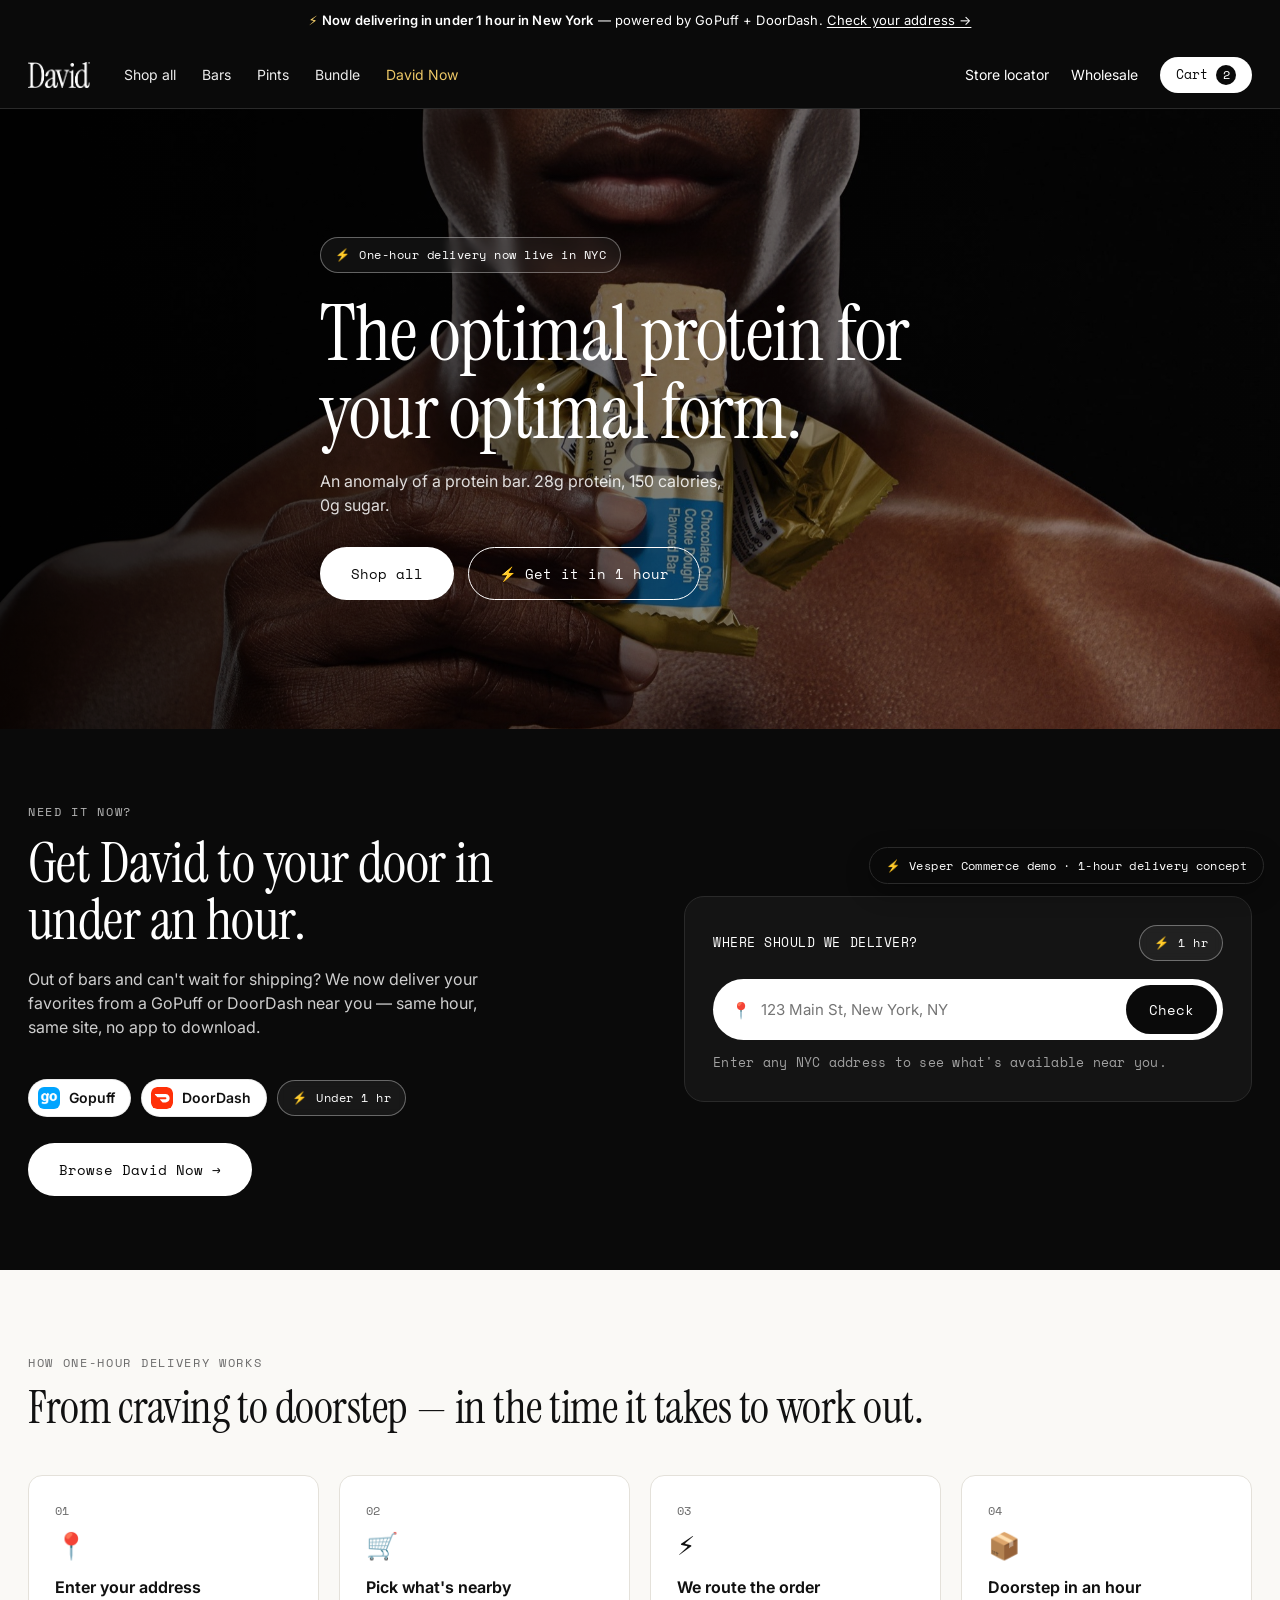
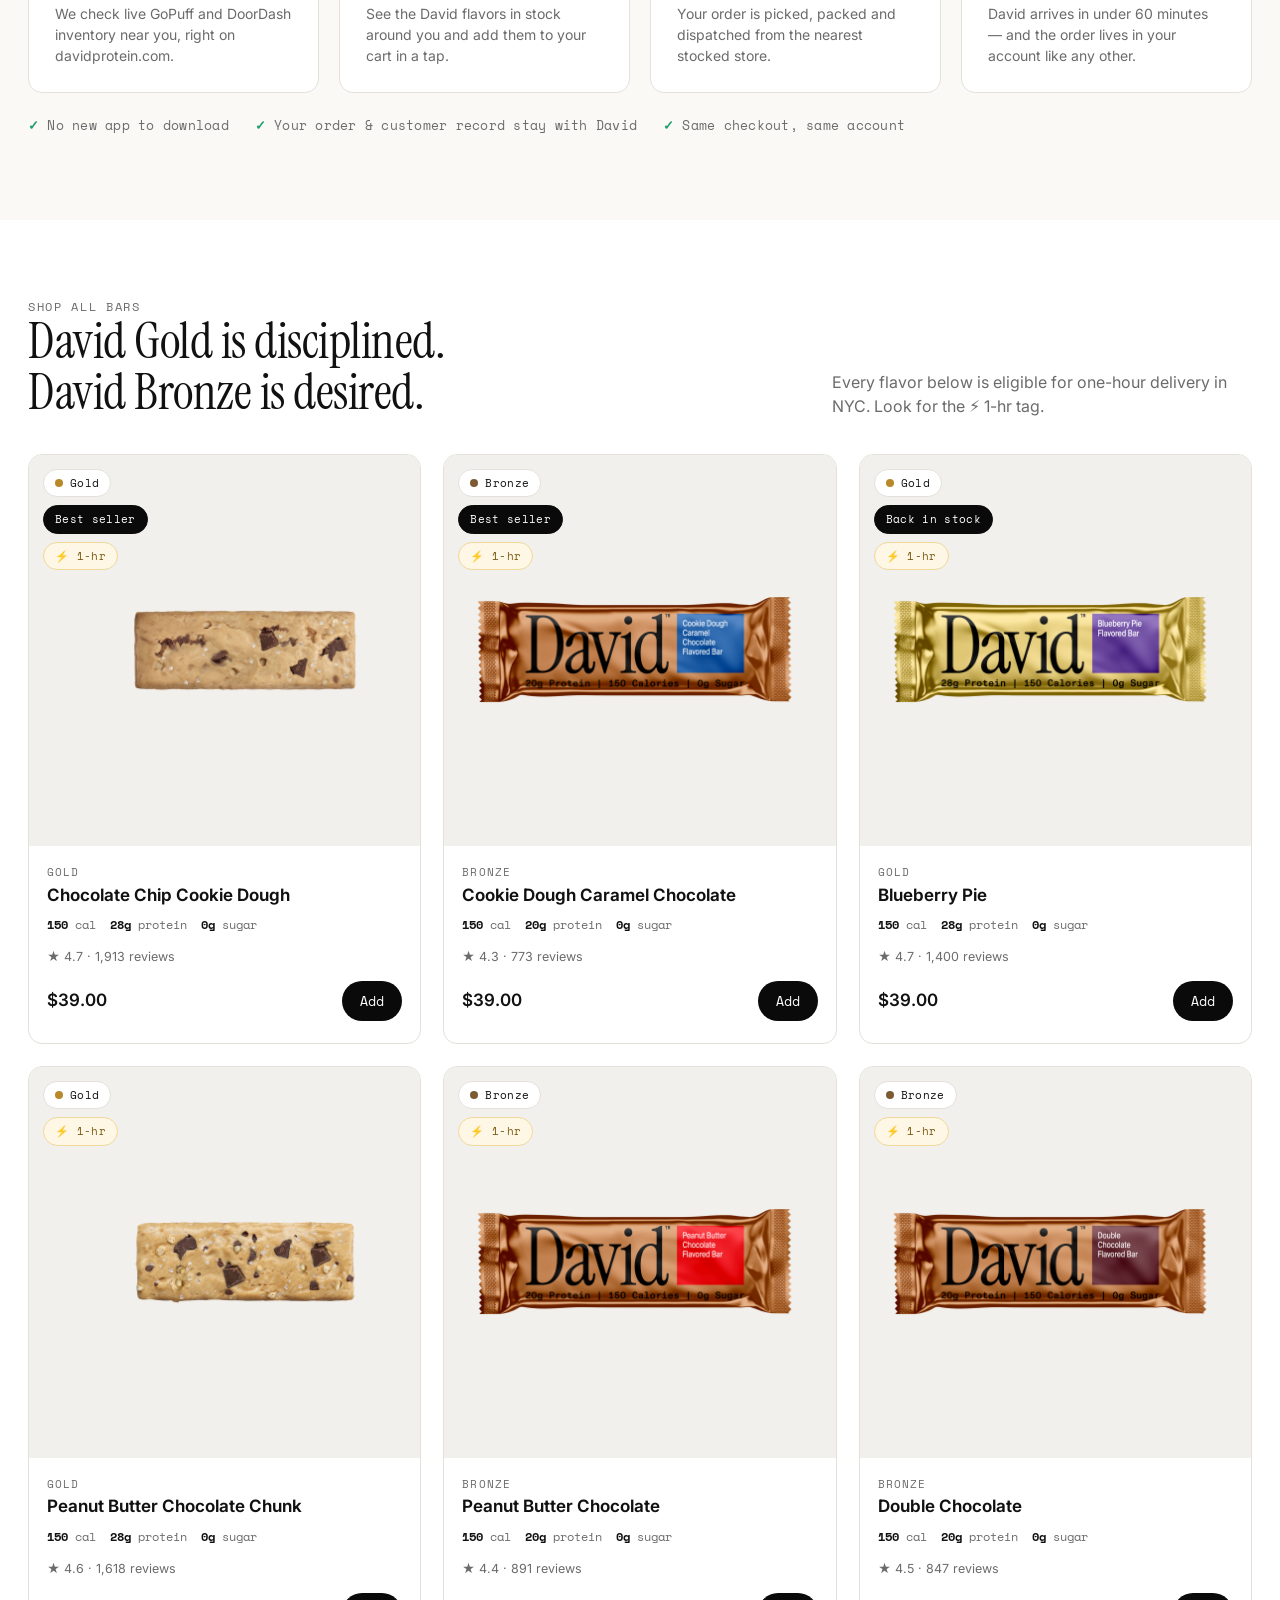
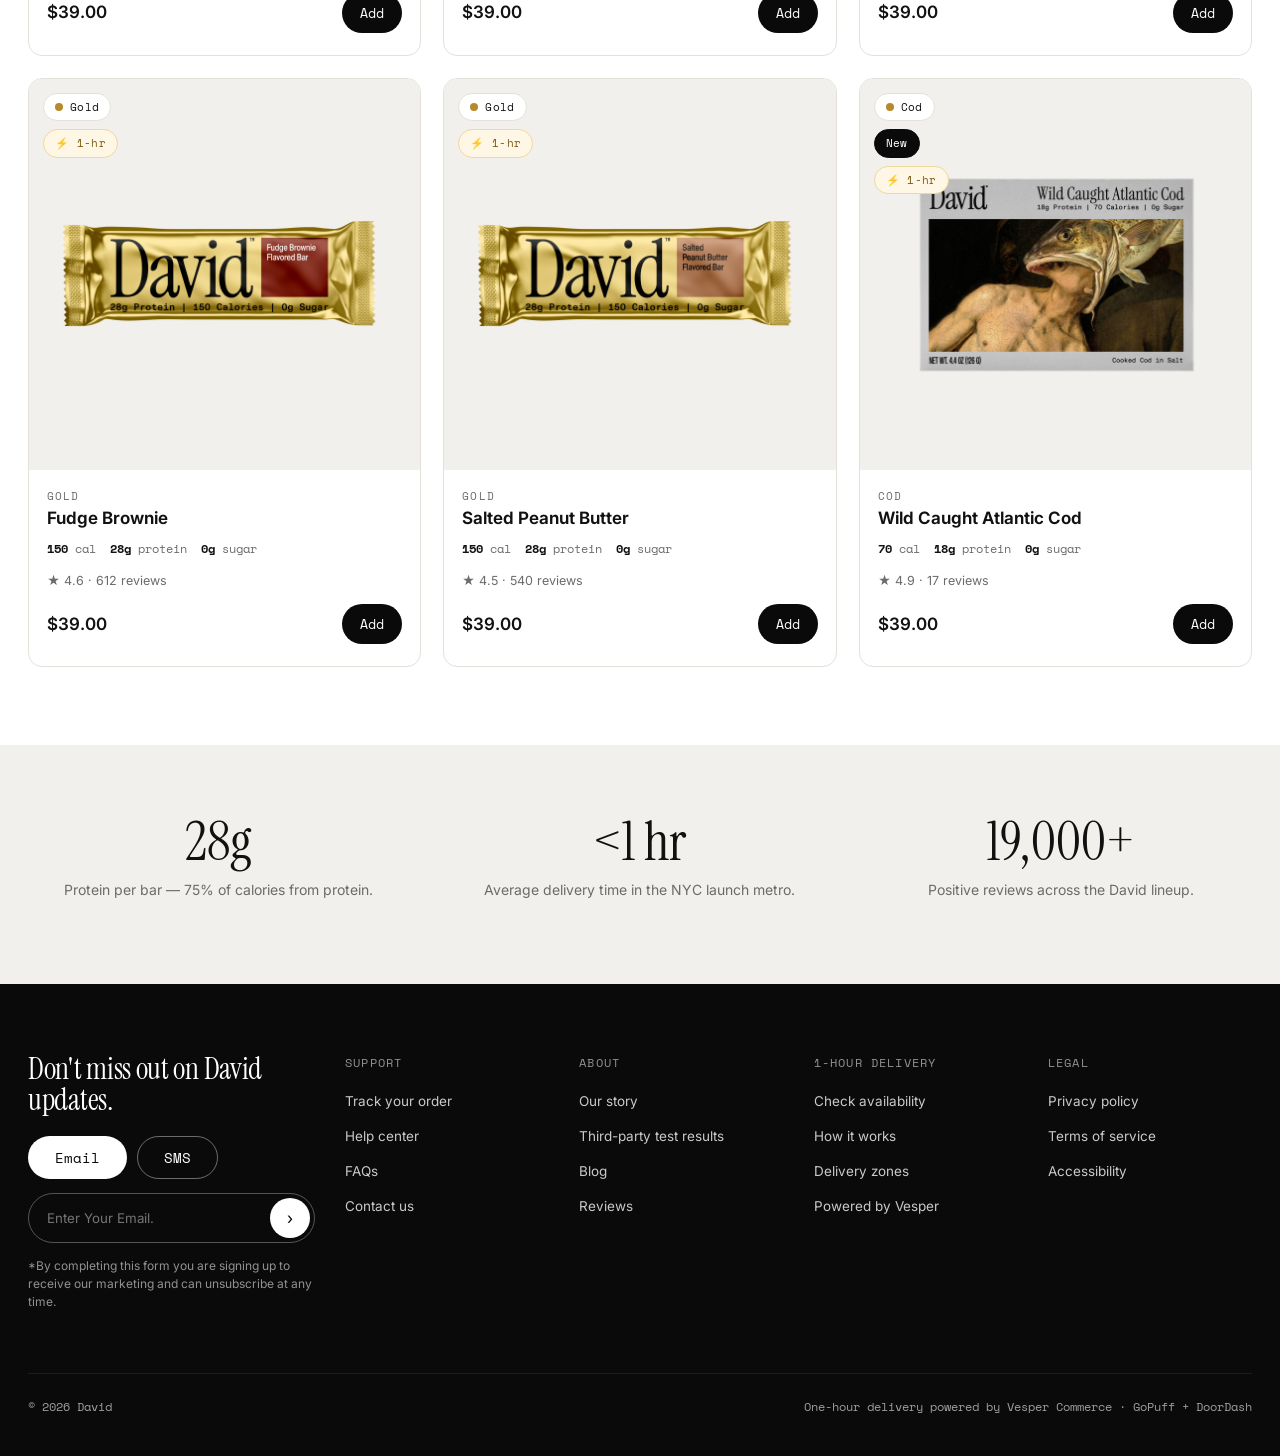
<file: index.html>
<!doctype html>
<html lang="en">
<head>
<meta charset="utf-8" />
<meta name="viewport" content="width=device-width, initial-scale=1" />
<title>David — The optimal protein for your optimal form</title>
<meta name="description" content="An anomaly of a protein bar. Now with one-hour delivery in New York via GoPuff and DoorDash." />
<link rel="preconnect" href="https://fonts.googleapis.com" />
<link rel="preconnect" href="https://fonts.gstatic.com" crossorigin />
<link href="https://fonts.googleapis.com/css2?family=Instrument+Serif:ital@0;1&family=Inter:wght@400;500;600;700&family=Space+Mono:wght@400;700&display=swap" rel="stylesheet" />
<link rel="stylesheet" href="styles.css" />
<link rel="icon" href="assets/logo-black.png" />
</head>
<body>

<!-- Announcement -->
<div class="announce">
  <span class="bolt">⚡</span> <b>Now delivering in under 1 hour in New York</b> — powered by GoPuff + DoorDash. <a href="#onehour">Check your address →</a>
</div>

<!-- Header -->
<header class="header">
  <nav class="nav">
    <a class="brand" href="index.html"><img src="assets/logo-white.png" alt="David" /></a>
    <div class="nav-links">
      <a href="#shop">Shop all</a>
      <a href="#shop">Bars</a>
      <a href="#shop">Pints</a>
      <a href="#shop">Bundle</a>
      <a href="david-now.html" style="color:#ffd76e">David Now</a>
    </div>
    <div class="nav-right">
      <a class="hide-sm" href="#">Store locator</a>
      <a class="hide-sm" href="#">Wholesale</a>
      <button class="hamburger" onclick="openMenu()" aria-label="Open menu"><svg viewBox="0 0 24 24" fill="none" stroke="currentColor" stroke-width="2" stroke-linecap="round"><line x1="3" y1="6" x2="21" y2="6"/><line x1="3" y1="12" x2="21" y2="12"/><line x1="3" y1="18" x2="21" y2="18"/></svg></button>
      <a href="checkout.html" class="cart-pill" onclick="event.preventDefault();openCart()">Cart <span class="cart-count" id="cartCount">2</span></a>
    </div>
  </nav>
</header>

<!-- Hero -->
<section class="hero">
  <div class="hero-media" style="background-image:url('assets/lifestyle1.jpg')"></div>
  <div class="wrap hero-inner">
    <div class="delivery-badge" style="margin-bottom:22px"><span class="bolt">⚡</span> One-hour delivery now live in NYC</div>
    <h1 class="serif">The optimal protein for your optimal form.</h1>
    <p class="sub">An anomaly of a protein bar. 28g protein, 150 calories, 0g sugar.</p>
    <div class="hero-cta">
      <a href="#shop" class="btn btn-white">Shop all</a>
      <a href="#onehour" class="btn btn-outline" style="color:#fff">⚡ Get it in 1 hour</a>
    </div>
  </div>
</section>

<!-- ===== SIGNATURE 1-HOUR DELIVERY BAND ===== -->
<section class="delivery-band" id="onehour">
  <div class="wrap grid">
    <div>
      <div class="eyebrow" style="color:rgba(255,255,255,.7)">Need it now?</div>
      <h2 class="serif" style="margin-top:14px">Get David to your door in under an hour.</h2>
      <p class="lede">Out of bars and can't wait for shipping? We now deliver your favorites from a GoPuff or DoorDash near you — same hour, same site, no app to download.</p>
      <div class="retailer-chips" style="margin-top:24px">
        <span class="chip"><img class="logo" src="assets/gopuff-icon.png" alt="GoPuff" /> Gopuff</span>
        <span class="chip"><img class="logo" src="assets/doordash-icon.svg" alt="DoorDash" /> DoorDash</span>
        <span class="delivery-badge"><span class="bolt">⚡</span> Under 1 hr</span>
      </div>
      <div style="margin-top:26px">
        <a href="david-now.html" class="btn btn-white">Browse David Now →</a>
      </div>
    </div>

    <div class="addr-card">
      <div class="row-top">
        <div style="font-family:var(--mono);font-size:13px;letter-spacing:.04em">WHERE SHOULD WE DELIVER?</div>
        <div class="delivery-badge"><span class="bolt">⚡</span> 1 hr</div>
      </div>
      <div class="addr-field">
        <span aria-hidden="true">📍</span>
        <input id="addrInput" type="text" placeholder="123 Main St, New York, NY" />
        <button class="btn btn-dark" onclick="checkAvailability()">Check</button>
      </div>
      <div class="addr-note">Enter any NYC address to see what's available near you.</div>

      <div class="avail-result" id="availResult">
        <div class="avail-head"><span>✓</span> Available near you — delivered in under 1 hour</div>
        <div class="mini-prod">
          <img src="assets/bar-cccd.png" alt="" />
          <div class="info"><div class="name">Gold · Chocolate Chip Cookie Dough</div><div class="meta">4-bar pack · $13.99</div></div>
          <button class="mini-add" onclick="addToCart()">Add</button>
        </div>
        <div class="mini-prod">
          <img src="assets/bar-bronze-cd.png" alt="" />
          <div class="info"><div class="name">Bronze · Cookie Dough Caramel</div><div class="meta">4-bar pack · $13.99</div></div>
          <button class="mini-add" onclick="addToCart()">Add</button>
        </div>
        <div class="mini-prod">
          <img src="assets/bar-cccd.png" alt="" />
          <div class="info"><div class="name">Gold · Single bar <span style="opacity:.6">(trial)</span></div><div class="meta">Single · $3.49</div></div>
          <button class="mini-add" onclick="addToCart()">Add</button>
        </div>
        <a href="checkout.html" class="btn btn-white btn-block" style="margin-top:16px">View cart · check out →</a>
      </div>
    </div>
  </div>
</section>

<!-- How it works -->
<section class="how">
  <div class="wrap">
    <div class="eyebrow">How one-hour delivery works</div>
    <h2 class="serif" style="font-size:clamp(30px,3.6vw,46px);margin-top:12px">From craving to doorstep — in the time it takes to work out.</h2>
    <div class="steps">
      <div class="step"><div class="num">01</div><div class="icon">📍</div><h3>Enter your address</h3><p>We check live GoPuff and DoorDash inventory near you, right on davidprotein.com.</p></div>
      <div class="step"><div class="num">02</div><div class="icon">🛒</div><h3>Pick what's nearby</h3><p>See the David flavors in stock around you and add them to your cart in a tap.</p></div>
      <div class="step"><div class="num">03</div><div class="icon">⚡</div><h3>We route the order</h3><p>Your order is picked, packed and dispatched from the nearest stocked store.</p></div>
      <div class="step"><div class="num">04</div><div class="icon">📦</div><h3>Doorstep in an hour</h3><p>David arrives in under 60 minutes — and the order lives in your account like any other.</p></div>
    </div>
    <div class="assurance">
      <span><span class="tick">✓</span> No new app to download</span>
      <span><span class="tick">✓</span> Your order &amp; customer record stay with David</span>
      <span><span class="tick">✓</span> Same checkout, same account</span>
    </div>
  </div>
</section>

<!-- Product grid -->
<section class="section" id="shop">
  <div class="wrap">
    <div class="section-head">
      <div>
        <div class="eyebrow">Shop all bars</div>
        <h2 class="serif">David Gold is disciplined.<br/>David Bronze is desired.</h2>
      </div>
      <p>Every flavor below is eligible for one-hour delivery in NYC. Look for the <span style="white-space:nowrap">⚡ 1-hr</span> tag.</p>
    </div>

    <div class="prod-grid" id="prodGrid">
      <!-- cards injected by app.js -->
    </div>
  </div>
</section>

<!-- Value strip -->
<section class="value-strip">
  <div class="wrap value-grid">
    <div><div class="big">28g</div><p>Protein per bar — 75% of calories from protein.</p></div>
    <div><div class="big">&lt;1 hr</div><p>Average delivery time in the NYC launch metro.</p></div>
    <div><div class="big">19,000+</div><p>Positive reviews across the David lineup.</p></div>
  </div>
</section>

<!-- Footer -->
<footer class="footer">
  <div class="wrap">
    <div class="top">
      <div class="updates">
        <h3 class="serif">Don't miss out on David updates.</h3>
        <div class="toggle">
          <button class="btn btn-white">Email</button>
          <button class="btn btn-outline" style="color:#fff">SMS</button>
        </div>
        <div class="subscribe"><input placeholder="Enter Your Email." /><button>›</button></div>
        <p style="font-size:12px;opacity:.55;margin-top:14px;max-width:320px">*By completing this form you are signing up to receive our marketing and can unsubscribe at any time.</p>
      </div>
      <div><div class="colhead">Support</div><ul><li><a href="#">Track your order</a></li><li><a href="#">Help center</a></li><li><a href="#">FAQs</a></li><li><a href="#">Contact us</a></li></ul></div>
      <div><div class="colhead">About</div><ul><li><a href="#">Our story</a></li><li><a href="#">Third-party test results</a></li><li><a href="#">Blog</a></li><li><a href="#">Reviews</a></li></ul></div>
      <div><div class="colhead">1-Hour Delivery</div><ul><li><a href="#onehour">Check availability</a></li><li><a href="#onehour">How it works</a></li><li><a href="#">Delivery zones</a></li><li><a href="#">Powered by Vesper</a></li></ul></div>
      <div><div class="colhead">Legal</div><ul><li><a href="#">Privacy policy</a></li><li><a href="#">Terms of service</a></li><li><a href="#">Accessibility</a></li></ul></div>
    </div>
    <div class="base"><span>© 2026 David</span><span>One-hour delivery powered by Vesper Commerce · GoPuff + DoorDash</span></div>
  </div>
</footer>

<div class="demo-ribbon"><span class="bolt">⚡</span> Vesper Commerce demo · 1-hour delivery concept</div>

<script src="app.js"></script>
</body>
</html>
</file>
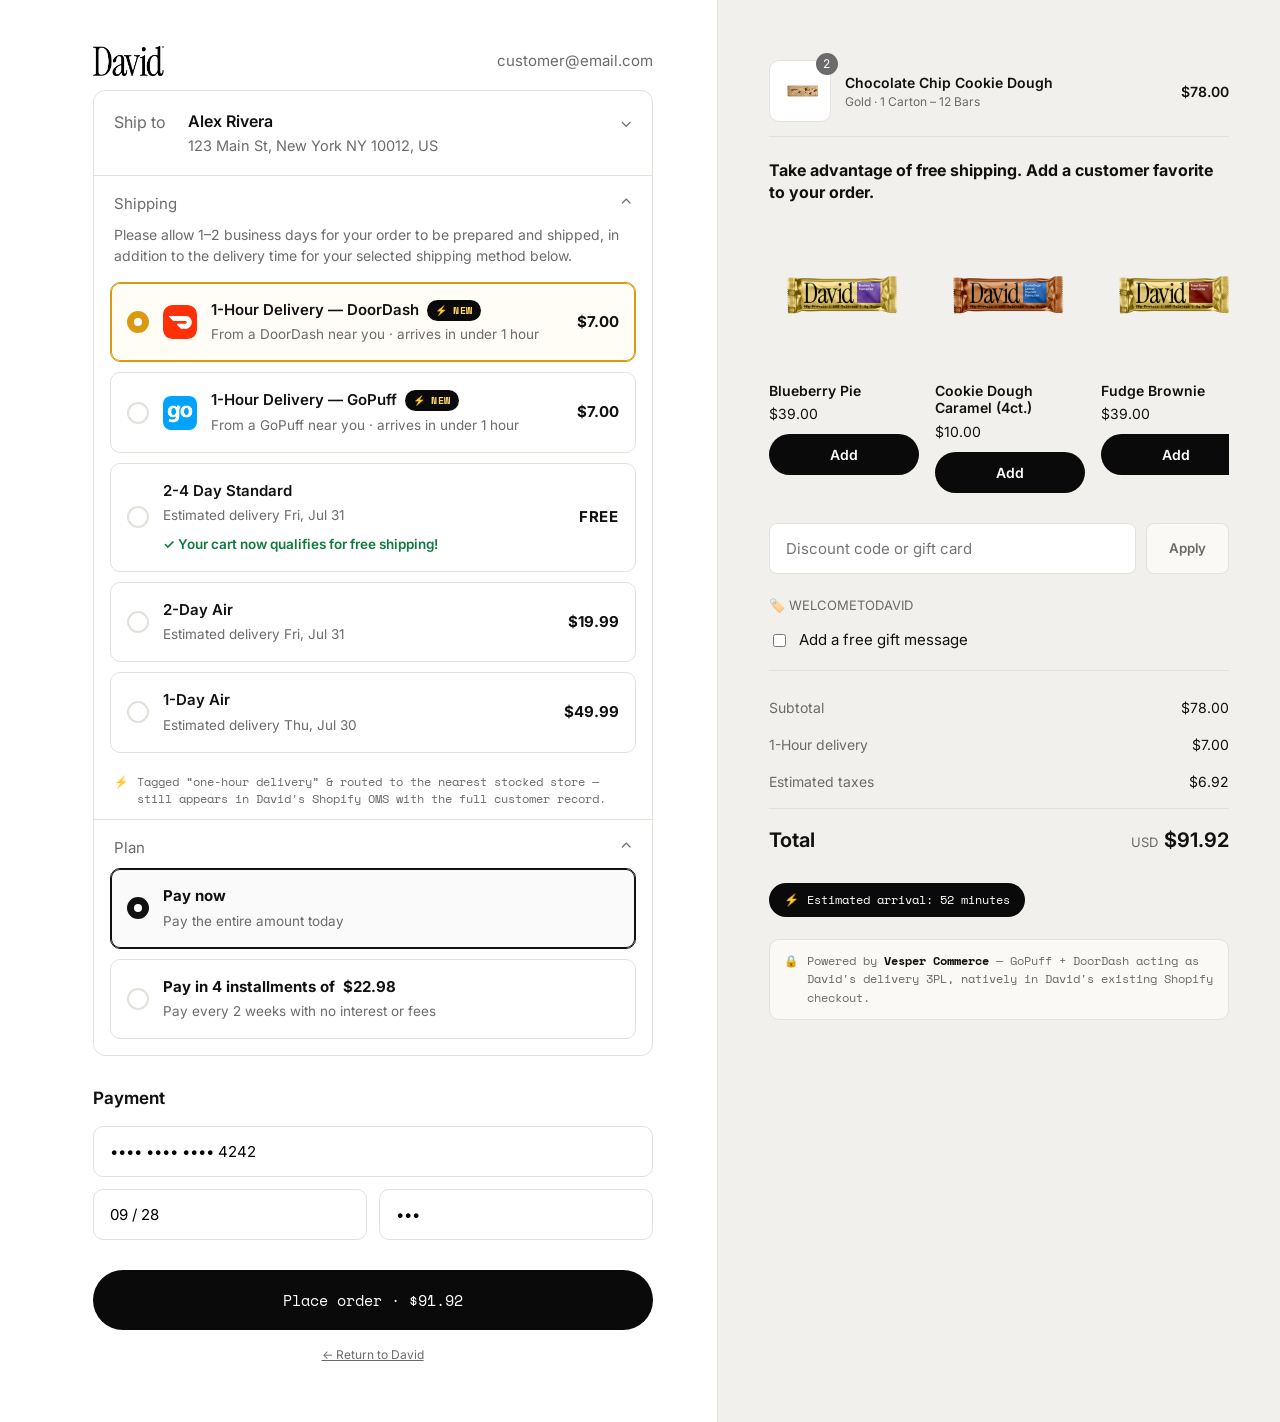
<file: checkout.html>
<!doctype html>
<html lang="en">
<head>
<meta charset="utf-8" />
<meta name="viewport" content="width=device-width, initial-scale=1" />
<title>Checkout | David</title>
<link rel="preconnect" href="https://fonts.googleapis.com" />
<link rel="preconnect" href="https://fonts.gstatic.com" crossorigin />
<link href="https://fonts.googleapis.com/css2?family=Instrument+Serif:ital@0;1&family=Inter:wght@400;500;600;700&family=Space+Mono:wght@400;700&display=swap" rel="stylesheet" />
<link rel="stylesheet" href="styles.css" />
<link rel="icon" href="assets/logo-black.png" />
</head>
<body>

<div class="checkout">
  <!-- LEFT -->
  <div class="co-left">
    <div class="inner">
      <div class="co-topbar">
        <a href="index.html" class="co-logo"><img src="assets/logo-black.png" alt="David" style="height:30px" /></a>
        <span class="email">customer@email.com</span>
      </div>

      <!-- Ship to -->
      <div class="co-card">
        <div class="ship-to">
          <span class="k">Ship to</span>
          <span class="v"><b>Alex Rivera</b><div>123 Main St, New York NY 10012, US</div></span>
          <span class="chev">⌄</span>
        </div>

        <!-- Shipping -->
        <div class="co-block">
          <div class="bh"><span class="t">Shipping</span><span class="chev" style="color:var(--gray)">⌃</span></div>
          <div class="note">Please allow 1–2 business days for your order to be prepared and shipped, in addition to the delivery time for your selected shipping method below.</div>
          <div class="opts" id="shipOpts">

            <!-- 1-hour delivery options (the Vesper addition) -->
            <label class="co-opt onehr selected" data-cost="7.00" data-label="1-Hour delivery" onclick="selectShip(this)">
              <span class="radio"></span>
              <span class="ret"><img src="assets/doordash-icon.svg" alt="DoorDash" /></span>
              <span class="body">
                <span class="n">1-Hour Delivery — DoorDash <span class="badge-1hr">⚡ NEW</span></span>
                <span class="d">From a DoorDash near you · arrives in under 1 hour</span>
              </span>
              <span class="amt">$7.00</span>
            </label>

            <label class="co-opt onehr" data-cost="7.00" data-label="1-Hour delivery" onclick="selectShip(this)">
              <span class="radio"></span>
              <span class="ret"><img src="assets/gopuff-icon.png" alt="GoPuff" /></span>
              <span class="body">
                <span class="n">1-Hour Delivery — GoPuff <span class="badge-1hr">⚡ NEW</span></span>
                <span class="d">From a GoPuff near you · arrives in under 1 hour</span>
              </span>
              <span class="amt">$7.00</span>
            </label>

            <!-- standard David shipping tiers -->
            <label class="co-opt" data-cost="0" data-label="2-4 Day Standard" onclick="selectShip(this)">
              <span class="radio"></span>
              <span class="body">
                <span class="n">2-4 Day Standard</span>
                <span class="d">Estimated delivery Fri, Jul 31</span>
                <span class="free-ok">✓ Your cart now qualifies for free shipping!</span>
              </span>
              <span class="amt free">FREE</span>
            </label>

            <label class="co-opt" data-cost="19.99" data-label="2-Day Air" onclick="selectShip(this)">
              <span class="radio"></span>
              <span class="body">
                <span class="n">2-Day Air</span>
                <span class="d">Estimated delivery Fri, Jul 31</span>
              </span>
              <span class="amt">$19.99</span>
            </label>

            <label class="co-opt" data-cost="49.99" data-label="1-Day Air" onclick="selectShip(this)">
              <span class="radio"></span>
              <span class="body">
                <span class="n">1-Day Air</span>
                <span class="d">Estimated delivery Thu, Jul 30</span>
              </span>
              <span class="amt">$49.99</span>
            </label>

          </div>
          <div class="note" id="routeNote" style="display:flex;gap:9px;color:var(--gray);font-family:var(--mono);font-size:11.5px">
            <span style="color:#d99a12">⚡</span>
            <span>Tagged “one-hour delivery” &amp; routed to the nearest stocked store — still appears in David's Shopify OMS with the full customer record.</span>
          </div>
        </div>

        <!-- Plan -->
        <div class="co-block co-plan">
          <div class="bh"><span class="t">Plan</span><span class="chev" style="color:var(--gray)">⌃</span></div>
          <div class="opts" id="planOpts">
            <label class="co-opt selected" onclick="selectPlan(this)">
              <span class="radio"></span>
              <span class="body"><span class="n">Pay now</span><span class="d">Pay the entire amount today</span></span>
            </label>
            <label class="co-opt" onclick="selectPlan(this)">
              <span class="radio"></span>
              <span class="body"><span class="n">Pay in 4 installments of <span id="instAmt">$22.98</span></span><span class="d">Pay every 2 weeks with no interest or fees</span></span>
            </label>
          </div>
        </div>
      </div>

      <!-- Payment -->
      <div class="co-section-title">Payment</div>
      <input class="co-field" placeholder="Card number" value="•••• •••• •••• 4242" />
      <div class="co-row">
        <input class="co-field" placeholder="Expiration (MM/YY)" value="09 / 28" />
        <input class="co-field" placeholder="Security code" value="•••" />
      </div>

      <button class="btn btn-dark btn-block btn-lg" id="placeBtn" style="margin-top:18px" onclick="placeOrder()">Place order · $91.92</button>
      <p style="font-size:12px;color:var(--gray);text-align:center;margin-top:16px"><a href="index.html" style="text-decoration:underline">← Return to David</a></p>
    </div>
  </div>

  <!-- RIGHT: order summary -->
  <div class="co-right">
    <div class="inner">
      <div class="os-item">
        <div class="im"><img src="assets/bar-cccd.png" alt="" /><span class="q">2</span></div>
        <div class="nm"><div class="t">Chocolate Chip Cookie Dough</div><div class="s">Gold · 1 Carton – 12 Bars</div></div>
        <div class="pr">$78.00</div>
      </div>

      <!-- upsell rail -->
      <div class="upsell-title">Take advantage of free shipping. Add a customer favorite to your order.</div>
      <div class="upsell-rail">
        <div class="upsell-card"><div class="im"><img src="assets/bar-blueberry.png" alt="" /></div><div class="nm">Blueberry Pie</div><div class="pr">$39.00</div><button class="add" onclick="addToCart()">Add</button></div>
        <div class="upsell-card"><div class="im"><img src="assets/bar-bronze-cd.png" alt="" /></div><div class="nm">Cookie Dough Caramel (4ct.)</div><div class="pr">$10.00</div><button class="add" onclick="addToCart()">Add</button></div>
        <div class="upsell-card"><div class="im"><img src="assets/bar-fudge.png" alt="" /></div><div class="nm">Fudge Brownie</div><div class="pr">$39.00</div><button class="add" onclick="addToCart()">Add</button></div>
        <div class="upsell-card"><div class="im"><img src="assets/bar-pbcc.png" alt="" /></div><div class="nm">PB Chocolate Chunk</div><div class="pr">$39.00</div><button class="add" onclick="addToCart()">Add</button></div>
      </div>

      <!-- discount -->
      <div class="co-discount">
        <input placeholder="Discount code or gift card" />
        <button>Apply</button>
      </div>
      <div class="co-discount-tag">🏷️ WELCOMETODAVID</div>
      <div class="co-gift"><input type="checkbox" /> Add a free gift message</div>

      <!-- totals -->
      <div class="os-line"><span class="muted">Subtotal</span><span>$78.00</span></div>
      <div class="os-line"><span class="muted" id="sumShipLabel">1-Hour delivery</span><span id="sumShip">$7.00</span></div>
      <div class="os-line"><span class="muted">Estimated taxes</span><span>$6.92</span></div>
      <div class="os-line total"><span>Total</span><span><span style="font-size:13px;color:var(--gray);font-weight:400;margin-right:6px">USD</span><span id="sumTotal">$91.92</span></span></div>

      <div class="eta-badge" style="margin-top:20px"><span class="bolt">⚡</span> Estimated arrival: 52 minutes</div>
      <div class="co-note" style="margin-top:8px;border-style:solid"><span>🔒</span> <span>Powered by <b>Vesper Commerce</b> — GoPuff + DoorDash acting as David's delivery 3PL, natively in David's existing Shopify checkout.</span></div>
    </div>
  </div>
</div>

<script src="app.js"></script>
</body>
</html>
</file>
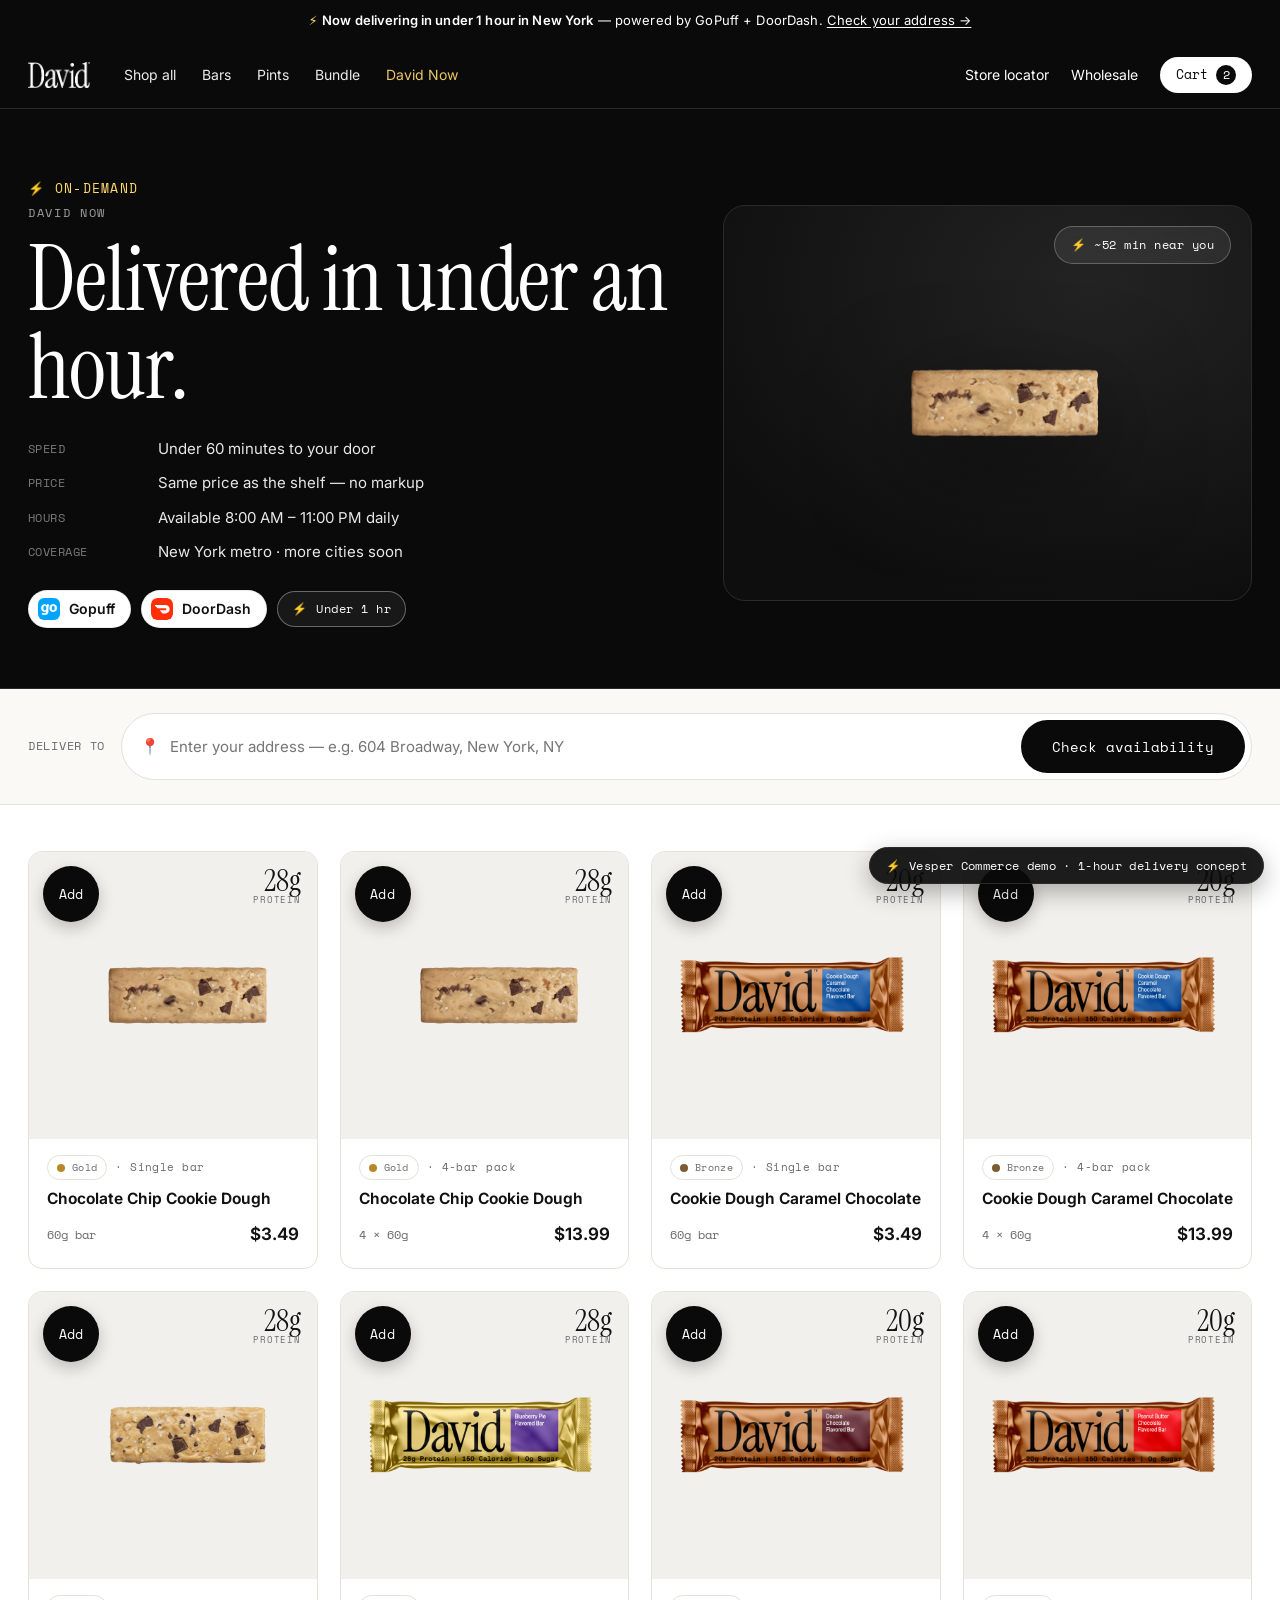
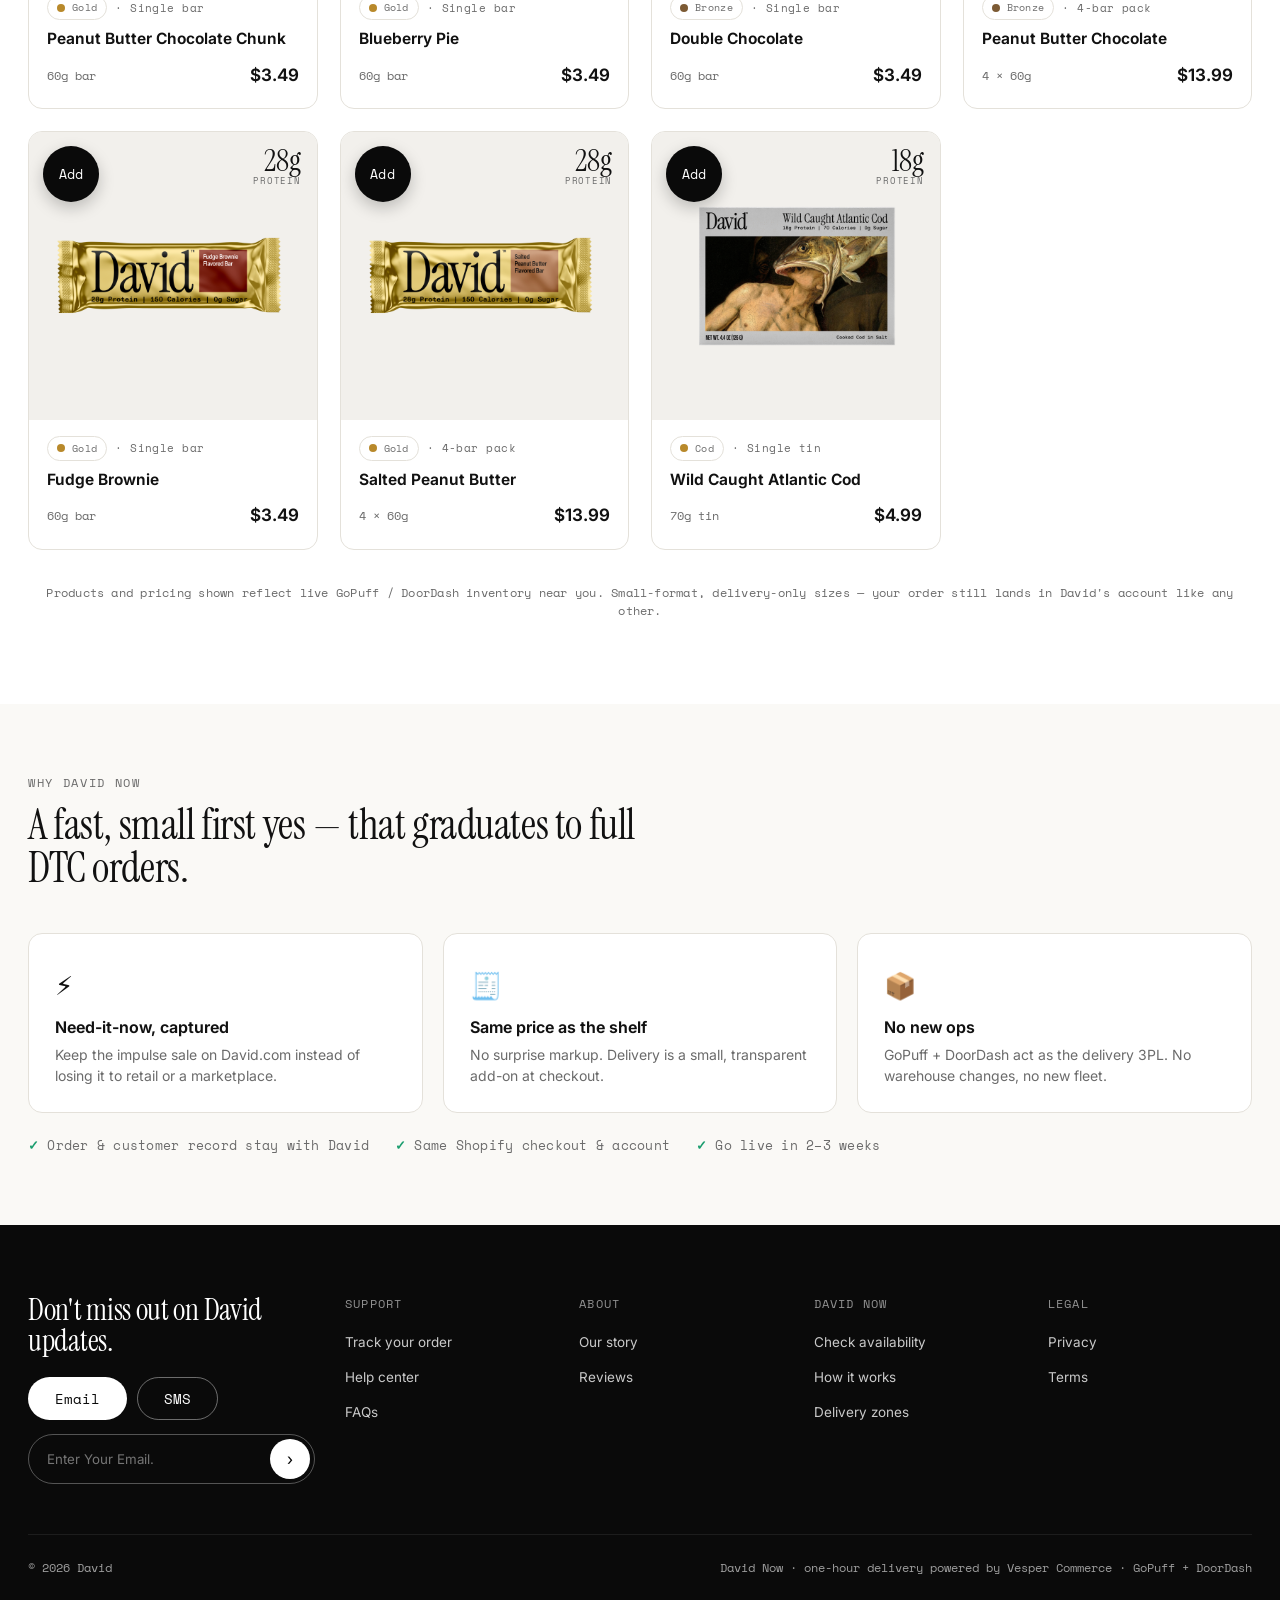
<file: david-now.html>
<!doctype html>
<html lang="en">
<head>
<meta charset="utf-8" />
<meta name="viewport" content="width=device-width, initial-scale=1" />
<title>David Now — Delivered in under an hour | David</title>
<meta name="description" content="David Now: your favorite bars delivered in under an hour, at the same price as the shelf. Powered by GoPuff + DoorDash." />
<link rel="preconnect" href="https://fonts.googleapis.com" />
<link rel="preconnect" href="https://fonts.gstatic.com" crossorigin />
<link href="https://fonts.googleapis.com/css2?family=Instrument+Serif:ital@0;1&family=Inter:wght@400;500;600;700&family=Space+Mono:wght@400;700&display=swap" rel="stylesheet" />
<link rel="stylesheet" href="styles.css" />
<link rel="icon" href="assets/logo-black.png" />
</head>
<body>

<div class="announce">
  <span class="bolt">⚡</span> <b>Now delivering in under 1 hour in New York</b> — powered by GoPuff + DoorDash. <a href="#now">Check your address →</a>
</div>

<header class="header">
  <nav class="nav">
    <a class="brand" href="index.html"><img src="assets/logo-white.png" alt="David" /></a>
    <div class="nav-links">
      <a href="index.html#shop">Shop all</a>
      <a href="index.html#shop">Bars</a>
      <a href="index.html#shop">Pints</a>
      <a href="index.html#shop">Bundle</a>
      <a href="david-now.html" style="color:#ffd76e">David Now</a>
    </div>
    <div class="nav-right">
      <a class="hide-sm" href="#">Store locator</a>
      <a class="hide-sm" href="#">Wholesale</a>
      <button class="hamburger" onclick="openMenu()" aria-label="Open menu"><svg viewBox="0 0 24 24" fill="none" stroke="currentColor" stroke-width="2" stroke-linecap="round"><line x1="3" y1="6" x2="21" y2="6"/><line x1="3" y1="12" x2="21" y2="12"/><line x1="3" y1="18" x2="21" y2="18"/></svg></button>
      <a href="checkout.html" class="cart-pill" onclick="event.preventDefault();openCart()">Cart <span class="cart-count" id="cartCount">2</span></a>
    </div>
  </nav>
</header>

<!-- HERO -->
<section class="now-hero" id="now">
  <div class="wrap grid">
    <div>
      <div class="kick">⚡ On-demand</div>
      <div class="eyebrow">David Now</div>
      <h1 class="serif">Delivered in under an hour.</h1>
      <div class="facts">
        <div><span class="k">Speed</span> Under 60 minutes to your door</div>
        <div><span class="k">Price</span> Same price as the shelf — no markup</div>
        <div><span class="k">Hours</span> Available 8:00 AM – 11:00 PM daily</div>
        <div><span class="k">Coverage</span> New York metro · more cities soon</div>
      </div>
      <div class="chips-row retailer-chips">
        <span class="chip"><img class="logo" src="assets/gopuff-icon.png" alt="GoPuff" /> Gopuff</span>
        <span class="chip"><img class="logo" src="assets/doordash-icon.svg" alt="DoorDash" /> DoorDash</span>
        <span class="delivery-badge"><span class="bolt">⚡</span> Under 1 hr</span>
      </div>
    </div>
    <div class="now-visual">
      <div class="float-badge"><span class="bolt">⚡</span> ~52 min near you</div>
      <img src="assets/bar-cccd.png" alt="David bar available on demand" />
    </div>
  </div>
</section>

<!-- ADDRESS BAR -->
<div class="now-addrbar">
  <div class="wrap inner">
    <span class="lbl">Deliver to</span>
    <div class="field">
      <span aria-hidden="true">📍</span>
      <input id="nowAddr" type="text" placeholder="Enter your address — e.g. 604 Broadway, New York, NY" />
      <button class="btn btn-dark" onclick="nowCheck()">Check availability</button>
    </div>
    <span class="now-addr-state" id="nowAddrState"><span>✓</span> In your zone · delivered in ~52 min</span>
  </div>
</div>

<!-- GRID -->
<section class="now-section">
  <div class="wrap">
    <div class="now-gridwrap show" id="nowGridWrap">
      <div class="now-grid" id="nowGrid"><!-- injected by app.js --></div>
      <div class="now-disclaimer">
        Products and pricing shown reflect live GoPuff / DoorDash inventory near you. Small-format, delivery-only sizes — your order still lands in David's account like any other.
      </div>
    </div>
  </div>
</section>

<!-- reassurance band -->
<section class="how" style="padding:70px 0">
  <div class="wrap">
    <div class="eyebrow">Why David Now</div>
    <h2 class="serif" style="font-size:clamp(28px,3.4vw,42px);margin-top:12px;max-width:640px">A fast, small first yes — that graduates to full DTC orders.</h2>
    <div class="steps now-steps-3">
      <div class="step"><div class="icon">⚡</div><h3>Need-it-now, captured</h3><p>Keep the impulse sale on David.com instead of losing it to retail or a marketplace.</p></div>
      <div class="step"><div class="icon">🧾</div><h3>Same price as the shelf</h3><p>No surprise markup. Delivery is a small, transparent add-on at checkout.</p></div>
      <div class="step"><div class="icon">📦</div><h3>No new ops</h3><p>GoPuff + DoorDash act as the delivery 3PL. No warehouse changes, no new fleet.</p></div>
    </div>
    <div class="assurance">
      <span><span class="tick">✓</span> Order &amp; customer record stay with David</span>
      <span><span class="tick">✓</span> Same Shopify checkout &amp; account</span>
      <span><span class="tick">✓</span> Go live in 2–3 weeks</span>
    </div>
  </div>
</section>

<footer class="footer">
  <div class="wrap">
    <div class="top">
      <div class="updates">
        <h3 class="serif">Don't miss out on David updates.</h3>
        <div class="toggle"><button class="btn btn-white">Email</button><button class="btn btn-outline" style="color:#fff">SMS</button></div>
        <div class="subscribe"><input placeholder="Enter Your Email." /><button>›</button></div>
      </div>
      <div><div class="colhead">Support</div><ul><li><a href="#">Track your order</a></li><li><a href="#">Help center</a></li><li><a href="#">FAQs</a></li></ul></div>
      <div><div class="colhead">About</div><ul><li><a href="#">Our story</a></li><li><a href="#">Reviews</a></li></ul></div>
      <div><div class="colhead">David Now</div><ul><li><a href="david-now.html">Check availability</a></li><li><a href="index.html#onehour">How it works</a></li><li><a href="#">Delivery zones</a></li></ul></div>
      <div><div class="colhead">Legal</div><ul><li><a href="#">Privacy</a></li><li><a href="#">Terms</a></li></ul></div>
    </div>
    <div class="base"><span>© 2026 David</span><span>David Now · one-hour delivery powered by Vesper Commerce · GoPuff + DoorDash</span></div>
  </div>
</footer>

<div class="demo-ribbon"><span class="bolt">⚡</span> Vesper Commerce demo · 1-hour delivery concept</div>

<script src="app.js"></script>
</body>
</html>
</file>
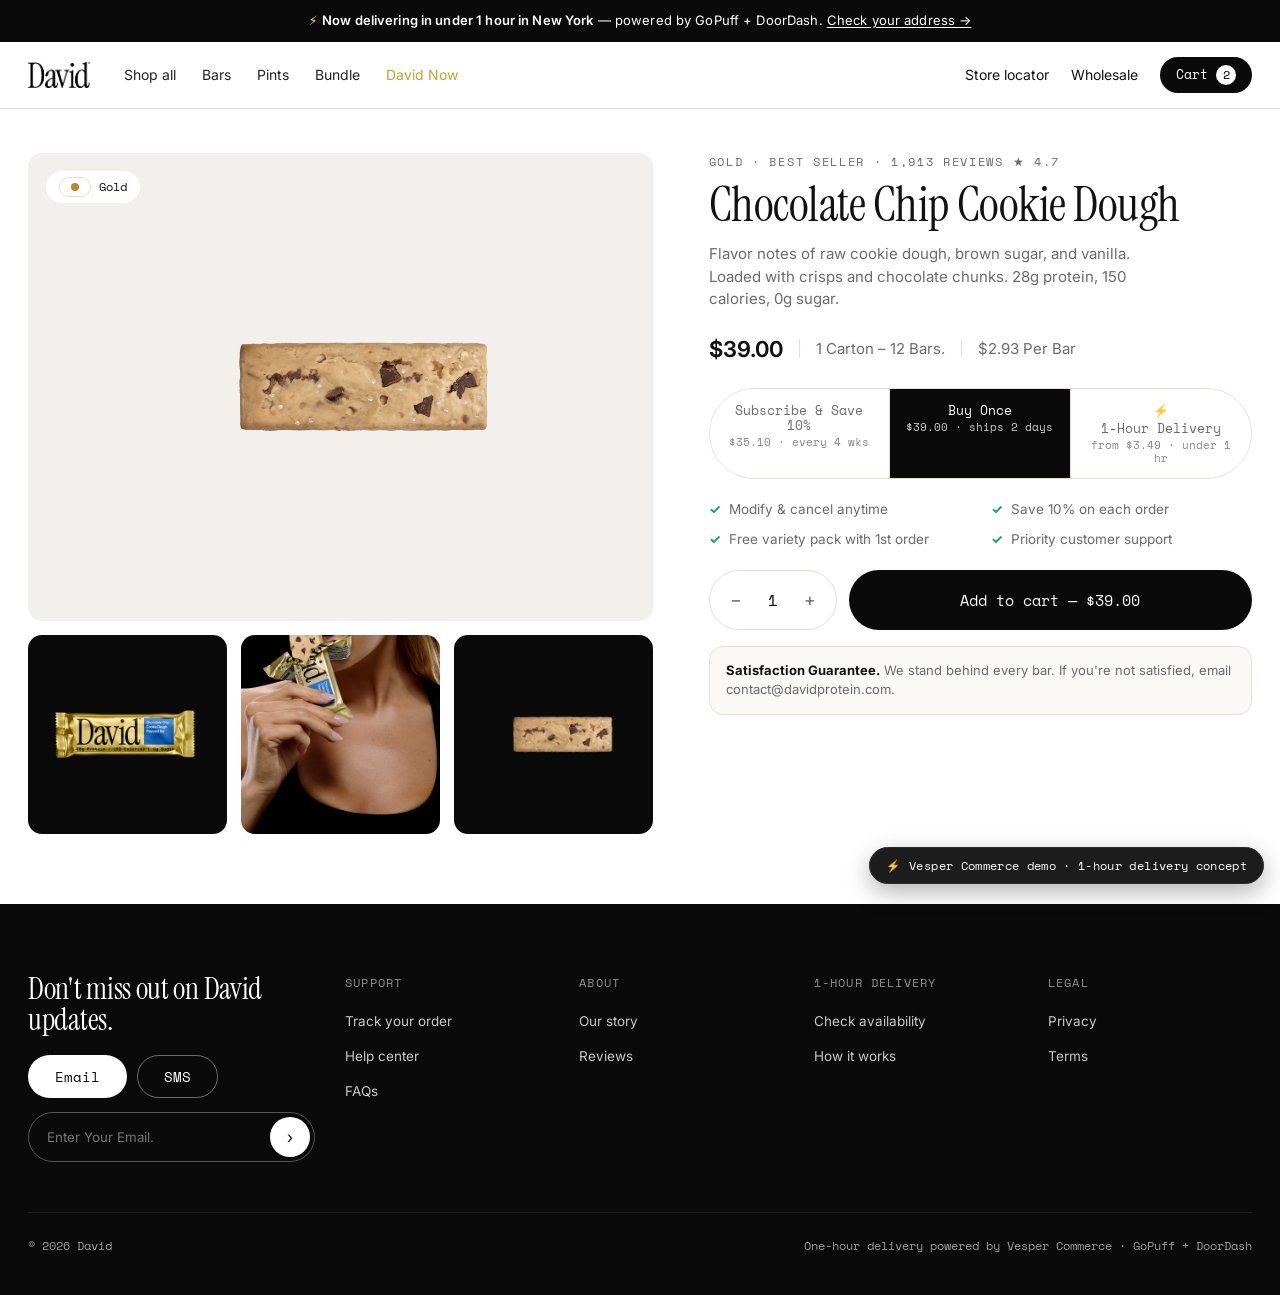
<file: product.html>
<!doctype html>
<html lang="en">
<head>
<meta charset="utf-8" />
<meta name="viewport" content="width=device-width, initial-scale=1" />
<title>Chocolate Chip Cookie Dough High Protein Bar (28g) | David</title>
<link rel="preconnect" href="https://fonts.googleapis.com" />
<link rel="preconnect" href="https://fonts.gstatic.com" crossorigin />
<link href="https://fonts.googleapis.com/css2?family=Instrument+Serif:ital@0;1&family=Inter:wght@400;500;600;700&family=Space+Mono:wght@400;700&display=swap" rel="stylesheet" />
<link rel="stylesheet" href="styles.css" />
<link rel="icon" href="assets/logo-black.png" />
</head>
<body>

<div class="announce">
  <span class="bolt">⚡</span> <b>Now delivering in under 1 hour in New York</b> — powered by GoPuff + DoorDash. <a href="#onehr">Check your address →</a>
</div>

<!-- light header on PDP, like David -->
<header class="header light">
  <nav class="nav">
    <a class="brand" href="index.html"><img src="assets/logo-black.png" alt="David" /></a>
    <div class="nav-links">
      <a href="index.html#shop">Shop all</a>
      <a href="index.html#shop">Bars</a>
      <a href="index.html#shop">Pints</a>
      <a href="index.html#shop">Bundle</a>
      <a href="david-now.html" style="color:#c99a12">David Now</a>
    </div>
    <div class="nav-right">
      <a class="hide-sm" href="#">Store locator</a>
      <a class="hide-sm" href="#">Wholesale</a>
      <button class="hamburger" onclick="openMenu()" aria-label="Open menu"><svg viewBox="0 0 24 24" fill="none" stroke="currentColor" stroke-width="2" stroke-linecap="round"><line x1="3" y1="6" x2="21" y2="6"/><line x1="3" y1="12" x2="21" y2="12"/><line x1="3" y1="18" x2="21" y2="18"/></svg></button>
      <a href="checkout.html" class="cart-pill" onclick="event.preventDefault();openCart()">Cart <span class="cart-count" id="cartCount">2</span></a>
    </div>
  </nav>
</header>

<div class="wrap">
  <div class="pdp">
    <!-- media -->
    <div class="pdp-media">
      <div class="main">
        <div class="line-flag"><span class="tag line gold"><span class="dot"></span></span> Gold</div>
        <img src="assets/bar-cccd.png" alt="David Chocolate Chip Cookie Dough bar" />
      </div>
      <div class="thumbs">
        <div><img src="assets/cccd-full.png" alt="" /></div>
        <div><img src="assets/lifestyle2.png" alt="" style="max-height:100%;object-fit:cover;width:100%" /></div>
        <div><img src="assets/bar-cccd.png" alt="" /></div>
      </div>
    </div>

    <!-- info -->
    <div class="pdp-info">
      <div class="eyebrow" style="margin-bottom:10px">Gold · Best seller · 1,913 reviews ★ 4.7</div>
      <h1 class="serif">Chocolate Chip Cookie Dough</h1>
      <p class="desc">Flavor notes of raw cookie dough, brown sugar, and vanilla. Loaded with crisps and chocolate chunks. 28g protein, 150 calories, 0g sugar.</p>

      <div class="price-line">
        <span class="p">$39.00</span>
        <span class="sep">|</span>
        <span class="muted">1 Carton – 12 Bars.</span>
        <span class="sep">|</span>
        <span class="muted">$2.93 Per Bar</span>
      </div>

      <!-- purchase modes: Subscribe / Buy Once / 1-Hour Delivery -->
      <div class="buy-modes" id="buyModes">
        <button class="buy-mode" data-mode="subscribe" onclick="setMode('subscribe')">Subscribe &amp; Save 10%<small>$35.10 · every 4 wks</small></button>
        <button class="buy-mode active" data-mode="once" onclick="setMode('once')">Buy Once<small>$39.00 · ships 2 days</small></button>
        <button class="buy-mode onehr" data-mode="onehr" onclick="setMode('onehr')"><span class="bolt">⚡</span> 1-Hour Delivery<small>from $3.49 · under 1 hr</small></button>
      </div>

      <!-- default (subscribe/once) benefits -->
      <div class="benefits" id="stdBenefits">
        <div><span class="tick">✓</span> Modify &amp; cancel anytime</div>
        <div><span class="tick">✓</span> Save 10% on each order</div>
        <div><span class="tick">✓</span> Free variety pack with 1st order</div>
        <div><span class="tick">✓</span> Priority customer support</div>
      </div>

      <!-- 1-hour module, shown when 1-hour mode selected -->
      <div class="onehr-module" id="onehrModule" style="display:none">
        <div class="top">
          <div class="t"><span class="bolt">⚡</span> Need it today? Get it in about an hour.</div>
          <div class="retailer-chips">
            <span class="chip"><img class="logo" src="assets/gopuff-icon.png" alt="GoPuff" /> Gopuff</span>
            <span class="chip"><img class="logo" src="assets/doordash-icon.svg" alt="DoorDash" /> DoorDash</span>
          </div>
        </div>
        <div class="sub">Delivered from a GoPuff or DoorDash near you. Choose a delivery-only size below — perfect for trying David today.</div>
        <div class="addr-field">
          <span aria-hidden="true">📍</span>
          <input id="pdpAddr" type="text" placeholder="123 Main St, New York, NY" />
          <button class="btn btn-dark" onclick="pdpCheck()">Check</button>
        </div>
        <div id="pdpAvail" style="display:none">
          <div class="avail-head" style="margin-top:18px;color:#7ee0c0"><span>✓</span> In stock near you · delivered in ~52 min</div>
          <div class="mini-prod"><img src="assets/bar-cccd.png" alt=""/><div class="info"><div class="name">Single bar (trial)</div><div class="meta">1 bar · $3.49</div></div><button class="mini-add" onclick="addToCart()">Add</button></div>
          <div class="mini-prod"><img src="assets/bar-cccd.png" alt=""/><div class="info"><div class="name">4-bar pack</div><div class="meta">4 bars · $13.99</div></div><button class="mini-add" onclick="addToCart()">Add</button></div>
          <a href="checkout.html" class="btn btn-white btn-block" style="margin-top:14px">Check out · 1-hour delivery →</a>
        </div>
        <div class="pill-note">Order &amp; customer data stay in David's Shopify — routed to the nearest stocked store automatically.</div>
      </div>

      <!-- qty + add -->
      <div class="qty-row" id="stdBuyRow">
        <div class="qty"><button onclick="qty(-1)">−</button><span id="qtyVal">1</span><button onclick="qty(1)">+</button></div>
        <button class="btn btn-dark add-cta btn-lg" id="addBtn" onclick="addToCart()">Add to cart — $39.00</button>
      </div>

      <div class="guarantee"><b>Satisfaction Guarantee.</b> We stand behind every bar. If you're not satisfied, email contact@davidprotein.com.</div>
    </div>
  </div>
</div>

<footer class="footer">
  <div class="wrap">
    <div class="top">
      <div class="updates">
        <h3 class="serif">Don't miss out on David updates.</h3>
        <div class="toggle"><button class="btn btn-white">Email</button><button class="btn btn-outline" style="color:#fff">SMS</button></div>
        <div class="subscribe"><input placeholder="Enter Your Email." /><button>›</button></div>
      </div>
      <div><div class="colhead">Support</div><ul><li><a href="#">Track your order</a></li><li><a href="#">Help center</a></li><li><a href="#">FAQs</a></li></ul></div>
      <div><div class="colhead">About</div><ul><li><a href="#">Our story</a></li><li><a href="#">Reviews</a></li></ul></div>
      <div><div class="colhead">1-Hour Delivery</div><ul><li><a href="index.html#onehour">Check availability</a></li><li><a href="index.html#onehour">How it works</a></li></ul></div>
      <div><div class="colhead">Legal</div><ul><li><a href="#">Privacy</a></li><li><a href="#">Terms</a></li></ul></div>
    </div>
    <div class="base"><span>© 2026 David</span><span>One-hour delivery powered by Vesper Commerce · GoPuff + DoorDash</span></div>
  </div>
</footer>

<div class="demo-ribbon"><span class="bolt">⚡</span> Vesper Commerce demo · 1-hour delivery concept</div>

<script src="app.js"></script>
</body>
</html>
</file>
<file: styles.css>
/* ============================================================
   David Protein × Vesper Commerce — 1-Hour Delivery Mockup
   Design system replicating davidprotein.com
   Fonts: Instrument Serif (display) + Inter (body/Suisse substitute)
   ============================================================ */

:root {
  --black: #0a0a0a;
  --ink: #111111;
  --white: #ffffff;
  --offwhite: #f2f0ec;      /* product panel bg */
  --paper: #faf9f6;
  --line: #e4e1da;
  --line-dark: #2a2a2a;
  --gray: #6b6b6b;
  --gray-2: #8a8a8a;
  --gold: #b8892b;          /* David Gold accent dot */
  --gopuff: #009f8f;        /* GoPuff teal */
  --doordash: #eb1700;      /* DoorDash red */
  --radius-pill: 999px;
  --radius: 14px;
  --serif: "Instrument Serif", Georgia, "Times New Roman", serif;
  --sans: "Inter", -apple-system, "Suisse Intl", system-ui, sans-serif;
  --mono: "Space Mono", ui-monospace, "SFMono-Regular", monospace;
  --maxw: 1280px;
}

* { box-sizing: border-box; }

html { scroll-behavior: smooth; }

body {
  margin: 0;
  font-family: var(--sans);
  color: var(--ink);
  background: var(--white);
  -webkit-font-smoothing: antialiased;
  line-height: 1.5;
}

img { max-width: 100%; display: block; }
a { color: inherit; text-decoration: none; }
button { font-family: inherit; cursor: pointer; }

h1, h2, h3, .serif {
  font-family: var(--serif);
  font-weight: 400;
  letter-spacing: -0.01em;
  line-height: 1.02;
  margin: 0;
}

.wrap { max-width: var(--maxw); margin: 0 auto; padding: 0 28px; }

/* ---------- Announcement bar ---------- */
.announce {
  background: var(--black);
  color: var(--white);
  font-size: 13px;
  letter-spacing: 0.01em;
  text-align: center;
  padding: 11px 16px;
  position: relative;
  z-index: 60;
}
.announce b { font-weight: 600; }
.announce .bolt { color: #ffd76e; }
.announce a { text-decoration: underline; text-underline-offset: 2px; }

/* ---------- Header / nav ---------- */
.header {
  background: var(--black);
  color: var(--white);
  position: sticky;
  top: 0;
  z-index: 50;
  border-bottom: 1px solid var(--line-dark);
}
.header.light {
  background: var(--white);
  color: var(--ink);
  border-bottom: 1px solid var(--line);
}
.nav {
  display: flex;
  align-items: center;
  gap: 34px;
  height: 66px;
  max-width: var(--maxw);
  margin: 0 auto;
  padding: 0 28px;
}
.brand img { height: 26px; width: auto; }
.nav-links { display: flex; gap: 26px; font-size: 14px; }
.nav-links a { opacity: 0.92; }
.nav-links a:hover { opacity: 1; }
.nav-right { margin-left: auto; display: flex; align-items: center; gap: 22px; font-size: 14px; }
.nav-right .ico { width: 20px; height: 20px; opacity: 0.9; }
.cart-pill {
  background: var(--white);
  color: var(--black);
  border-radius: var(--radius-pill);
  padding: 8px 16px;
  font-family: var(--mono);
  font-size: 13px;
  display: inline-flex;
  gap: 8px;
  align-items: center;
  border: none;
}
.header.light .cart-pill { background: var(--black); color: var(--white); }
.cart-count {
  background: var(--black); color: var(--white);
  border-radius: var(--radius-pill);
  min-width: 20px; height: 20px; padding: 0 5px;
  display: inline-flex; align-items: center; justify-content: center;
  font-size: 12px;
}
.header.light .cart-count { background: var(--white); color: var(--black); }

/* ---------- Hamburger + mobile menu ---------- */
.hamburger {
  display: none; width: 40px; height: 40px; align-items: center; justify-content: center;
  background: transparent; border: 0; color: inherit; padding: 0;
}
.hamburger svg { width: 24px; height: 24px; }

.menu-overlay { position: fixed; inset: 0; background: rgba(0,0,0,.45); z-index: 110; opacity: 0; visibility: hidden; transition: opacity .3s ease, visibility .3s ease; }
.menu-overlay.open { opacity: 1; visibility: visible; }
.mobile-menu {
  position: fixed; top: 0; left: 0; height: 100%; width: 320px; max-width: 86vw;
  background: var(--black); color: #fff; z-index: 111;
  transform: translateX(-100%); transition: transform .32s cubic-bezier(.4,0,.2,1);
  display: flex; flex-direction: column;
}
.mobile-menu.open { transform: translateX(0); }
.mm-head { display: flex; align-items: center; justify-content: space-between; padding: 20px 22px; border-bottom: 1px solid var(--line-dark); }
.mm-head img { height: 24px; width: auto; }
.mm-close { background: transparent; border: 1px solid var(--line-dark); border-radius: 8px; color: #fff; font-size: 16px; width: 40px; height: 40px; display: flex; align-items: center; justify-content: center; }
.mm-links { display: flex; flex-direction: column; padding: 16px 0 6px; }
.mm-links a { font-family: var(--serif); font-size: 27px; line-height: 1; padding: 13px 24px; color: #fff; letter-spacing: -.01em; }
.mm-links a.active { color: #ffd76e; }
.mm-sub { margin-top: auto; border-top: 1px solid var(--line-dark); padding: 18px 24px; display: flex; flex-direction: column; gap: 14px; }
.mm-sub a { font-family: var(--sans); font-size: 14px; color: rgba(255,255,255,.8); }
.mm-cta { margin: 6px 24px 26px; }

@media (max-width: 620px) { .hamburger { display: inline-flex; } }

/* ---------- Buttons ---------- */
.btn {
  display: inline-flex; align-items: center; justify-content: center; gap: 10px;
  font-family: var(--mono);
  font-size: 14px;
  border-radius: var(--radius-pill);
  padding: 15px 30px;
  border: 1px solid transparent;
  transition: transform .08s ease, opacity .15s ease, background .15s ease;
  white-space: nowrap;
}
.btn:active { transform: translateY(1px); }
.btn-white { background: var(--white); color: var(--black); }
.btn-white:hover { opacity: .88; }
.btn-dark { background: var(--black); color: var(--white); }
.btn-dark:hover { opacity: .9; }
.btn-outline { background: transparent; border-color: currentColor; }
.btn-block { width: 100%; }
.btn-lg { padding: 18px 34px; font-size: 15px; }

/* ---------- Hero ---------- */
.hero {
  position: relative;
  background: var(--black);
  color: var(--white);
  min-height: 620px;
  display: flex;
  align-items: center;
  overflow: hidden;
}
.hero-media {
  position: absolute; inset: 0;
  background-size: cover;
  background-position: center;
  opacity: 0.92;
}
.hero-media::after {
  content: "";
  position: absolute; inset: 0;
  background: linear-gradient(90deg, rgba(0,0,0,.85) 0%, rgba(0,0,0,.55) 40%, rgba(0,0,0,.15) 100%);
}
.hero-inner { position: relative; z-index: 2; padding: 60px 0; }
.hero h1 { font-size: clamp(46px, 6vw, 82px); max-width: 640px; }
.hero .sub { margin-top: 18px; font-size: 16px; opacity: .85; max-width: 420px; }
.hero-cta { margin-top: 30px; display: flex; gap: 14px; flex-wrap: wrap; }

/* eyebrow / labels */
.eyebrow {
  font-family: var(--mono);
  font-size: 12px;
  letter-spacing: 0.14em;
  text-transform: uppercase;
  color: var(--gray);
}
.hero .eyebrow { color: rgba(255,255,255,.7); }

/* ---------- 1-hour delivery pieces ---------- */
.delivery-badge {
  display: inline-flex; align-items: center; gap: 9px;
  font-family: var(--mono);
  font-size: 12px;
  letter-spacing: 0.04em;
  padding: 8px 14px;
  border-radius: var(--radius-pill);
  border: 1px solid rgba(255,255,255,.35);
  background: rgba(255,255,255,.06);
  backdrop-filter: blur(4px);
}
.delivery-badge .bolt { color: #ffd76e; }
.header.light .delivery-badge, .on-light .delivery-badge {
  border-color: var(--line); background: var(--paper); color: var(--ink);
}

.retailer-chips { display: inline-flex; gap: 10px; align-items: center; flex-wrap: wrap; }
.chip {
  display: inline-flex; align-items: center; gap: 9px;
  font-family: var(--sans); font-size: 14px; font-weight: 600;
  border-radius: var(--radius-pill);
  padding: 7px 15px 7px 9px;
  background: var(--white); color: var(--ink);
  border: 1px solid rgba(0,0,0,.08);
  box-shadow: 0 1px 3px rgba(0,0,0,.08);
  letter-spacing: 0;
  line-height: 1;
}
.chip .logo { width: 22px; height: 22px; border-radius: 6px; object-fit: contain; flex: none; display: block; }
.chip-outline {
  background: transparent; color: inherit;
  border: 1px solid rgba(128,128,128,.4);
}

/* The signature 1-hour delivery band */
.delivery-band {
  background: var(--black);
  color: var(--white);
  padding: 74px 0;
}
.delivery-band .grid {
  display: grid; grid-template-columns: 1.05fr 1fr; gap: 60px; align-items: center;
}
.delivery-band h2 { font-size: clamp(34px, 4.4vw, 56px); max-width: 520px; }
.delivery-band .lede { margin-top: 18px; font-size: 16px; opacity: .8; max-width: 460px; }

.addr-card {
  background: #141414;
  border: 1px solid var(--line-dark);
  border-radius: 20px;
  padding: 28px;
}
.addr-card .row-top {
  display: flex; align-items: center; justify-content: space-between; margin-bottom: 18px;
}
.addr-field {
  display: flex; gap: 10px; align-items: center;
  background: var(--white); color: var(--ink);
  border-radius: var(--radius-pill);
  padding: 6px 6px 6px 18px;
}
.addr-field input {
  border: 0; outline: 0; flex: 1; min-width: 0; font-family: var(--sans); font-size: 15px; background: transparent;
  padding: 12px 0;
}
.addr-field .btn { padding: 13px 22px; }
.addr-note { margin-top: 14px; font-size: 12.5px; opacity: .6; font-family: var(--mono); letter-spacing: .02em; }

/* availability result (hidden until "check") */
.avail-result { display: none; margin-top: 22px; }
.avail-result.show { display: block; animation: fade .3s ease; }
@keyframes fade { from { opacity: 0; transform: translateY(6px);} to {opacity:1; transform:none;} }
.avail-head {
  display: flex; align-items: center; gap: 10px;
  font-family: var(--mono); font-size: 13px; letter-spacing: .04em;
  color: #7ee0c0; margin-bottom: 14px;
}
.mini-prod {
  display: flex; align-items: center; gap: 14px;
  padding: 12px 0; border-top: 1px solid var(--line-dark);
}
.mini-prod img { width: 52px; height: 52px; object-fit: contain; background: #1e1e1e; border-radius: 10px; padding: 4px; }
.mini-prod .info { flex: 1; }
.mini-prod .info .name { font-size: 14px; font-weight: 600; }
.mini-prod .info .meta { font-size: 12px; opacity: .6; }
.mini-add {
  background: var(--white); color: var(--black); border: 0;
  border-radius: var(--radius-pill); padding: 8px 16px;
  font-family: var(--mono); font-size: 12px;
}

/* ---------- How it works ---------- */
.how { padding: 84px 0; background: var(--paper); }
.how .steps { display: grid; grid-template-columns: repeat(4, 1fr); gap: 20px; margin-top: 44px; }
.step {
  background: var(--white); border: 1px solid var(--line);
  border-radius: var(--radius); padding: 26px;
}
.step .num { font-family: var(--mono); font-size: 12px; color: var(--gray); }
.step .icon { font-size: 26px; margin: 6px 0 14px; }
.step h3 { font-family: var(--sans); font-weight: 650; font-size: 16px; letter-spacing: 0; }
.step p { color: var(--gray); font-size: 14px; margin: 8px 0 0; }
.how .assurance {
  margin-top: 24px; display: flex; gap: 26px; flex-wrap: wrap;
  font-family: var(--mono); font-size: 12.5px; color: var(--gray); letter-spacing: .02em;
}
.how .assurance span { display: inline-flex; gap: 8px; align-items: center; }
.tick { color: #1a9d6e; font-weight: 700; }

/* ---------- Section heading ---------- */
.section { padding: 78px 0; }
.section-head { display: flex; align-items: flex-end; justify-content: space-between; gap: 20px; margin-bottom: 36px; }
.section-head h2 { font-size: clamp(32px, 4vw, 50px); }
.section-head p { color: var(--gray); max-width: 420px; margin: 8px 0 0; }

/* ---------- Product grid ---------- */
.prod-grid { display: grid; grid-template-columns: repeat(3, 1fr); gap: 22px; }
.card {
  border: 1px solid var(--line); border-radius: var(--radius);
  overflow: hidden; background: var(--white);
  transition: box-shadow .2s ease, transform .2s ease;
  display: flex; flex-direction: column;
}
.card:hover { box-shadow: 0 12px 30px rgba(0,0,0,.08); transform: translateY(-3px); }
.card .thumb {
  position: relative; background: var(--offwhite);
  aspect-ratio: 1/1; display: flex; align-items: center; justify-content: center; padding: 22px;
}
.card .thumb img { max-height: 100%; object-fit: contain; }
.card .badges { position: absolute; top: 14px; left: 14px; display: flex; flex-direction: column; gap: 8px; align-items: flex-start; }
.tag {
  font-family: var(--mono); font-size: 11px; letter-spacing: .03em;
  padding: 5px 11px; border-radius: var(--radius-pill); background: var(--white); border: 1px solid var(--line);
}
.tag.line { display: inline-flex; gap: 7px; align-items: center; }
.tag.line .dot { width: 8px; height: 8px; border-radius: 50%; }
.tag.gold .dot { background: var(--gold); }
.tag.bronze .dot { background: #7c5a34; }
.tag.status { background: var(--black); color: var(--white); border-color: var(--black); }
.tag.onehr { background: #fff7e6; border-color: #f0d79a; color: #7a5a12; }
.card .body { padding: 18px 18px 22px; display: flex; flex-direction: column; flex: 1; }
.card .line-label { font-family: var(--mono); font-size: 11px; letter-spacing: .1em; text-transform: uppercase; color: var(--gray); }
.card h3 { font-family: var(--sans); font-weight: 650; font-size: 17px; letter-spacing: 0; margin: 6px 0 0; }
.card .stats { display: flex; gap: 14px; margin: 12px 0; font-size: 12px; color: var(--gray); font-family: var(--mono); }
.card .stats b { color: var(--ink); font-weight: 700; }
.card .rating { font-size: 12.5px; color: var(--gray); margin-top: 2px; }
.card .foot { margin-top: auto; display: flex; align-items: center; justify-content: space-between; padding-top: 14px; }
.card .price { font-size: 17px; font-weight: 600; }
.card .add { font-family: var(--mono); font-size: 13px; padding: 10px 18px; border-radius: var(--radius-pill); background: var(--black); color: var(--white); border: 0; }

/* ---------- Value / comparison strip ---------- */
.value-strip { background: var(--offwhite); padding: 70px 0; }
.value-grid { display: grid; grid-template-columns: repeat(3, 1fr); gap: 40px; text-align: center; }
.value-grid .big { font-family: var(--serif); font-size: 54px; line-height: 1; }
.value-grid p { color: var(--gray); margin-top: 10px; font-size: 14px; }

/* ---------- Product detail page ---------- */
.pdp { display: grid; grid-template-columns: 1.15fr 1fr; gap: 56px; padding: 44px 0 70px; }
.pdp-media .main {
  background: var(--offwhite); border-radius: var(--radius);
  aspect-ratio: 4/3; display: flex; align-items: center; justify-content: center; padding: 40px;
  position: relative;
}
.pdp-media .main img { max-height: 100%; object-fit: contain; }
.pdp-media .line-flag {
  position: absolute; top: 18px; left: 18px;
  font-family: var(--mono); font-size: 12px; padding: 6px 13px; border-radius: var(--radius-pill);
  background: var(--white); display: inline-flex; gap: 8px; align-items: center;
}
.pdp-media .thumbs { display: grid; grid-template-columns: repeat(3, 1fr); gap: 14px; margin-top: 14px; }
.pdp-media .thumbs div { background: var(--black); border-radius: var(--radius); aspect-ratio: 1/1; display:flex;align-items:center;justify-content:center; overflow:hidden;}
.pdp-media .thumbs img { max-height: 78%; object-fit: contain; }

.pdp-info h1 { font-size: clamp(34px, 4vw, 48px); }
.pdp-info .desc { color: var(--gray); margin: 14px 0 0; font-size: 15px; max-width: 440px; }
.price-line { display: flex; align-items: center; gap: 14px; margin: 22px 0; font-size: 15px; }
.price-line .p { font-size: 22px; font-weight: 650; }
.price-line .sep { color: var(--line); }
.price-line .muted { color: var(--gray); }

/* purchase mode toggle */
.buy-modes { display: grid; grid-template-columns: 1fr 1fr 1fr; gap: 0; border: 1px solid var(--line); border-radius: var(--radius-pill); overflow: hidden; margin-bottom: 8px; }
.buy-mode {
  padding: 14px 10px; text-align: center; font-family: var(--mono); font-size: 12.5px;
  background: var(--white); border: 0; border-right: 1px solid var(--line); color: var(--gray);
  display: flex; flex-direction: column; gap: 3px; align-items: center; line-height: 1.2;
}
.buy-mode:last-child { border-right: 0; }
.buy-mode small { font-size: 10.5px; opacity: .8; }
.buy-mode.active { background: var(--black); color: var(--white); }
.buy-mode.active.onehr { background: #1b1b1b; box-shadow: inset 0 0 0 2px #ffd76e; }
.buy-mode .bolt { color: #d99a12; }
.buy-mode.active .bolt { color: #ffd76e; }

.benefits { display: grid; grid-template-columns: 1fr 1fr; gap: 10px 22px; margin: 20px 0; }
.benefits div { font-size: 13.5px; color: var(--gray); display: flex; gap: 8px; }

.qty-row { display: flex; gap: 12px; align-items: stretch; margin-top: 18px; }
.qty { display: flex; align-items: center; border: 1px solid var(--line); border-radius: var(--radius-pill); padding: 0 6px; }
.qty button { width: 40px; height: 52px; border: 0; background: transparent; font-size: 18px; color: var(--gray); }
.qty span { min-width: 34px; text-align: center; font-family: var(--mono); }
.add-cta { flex: 1; }

.guarantee { margin-top: 16px; background: var(--paper); border: 1px solid var(--line); border-radius: var(--radius); padding: 14px 16px; font-size: 13px; color: var(--gray); }
.guarantee b { color: var(--ink); }

/* the PDP 1-hour delivery module */
.onehr-module {
  margin: 22px 0; border: 1px solid var(--line); border-radius: var(--radius);
  background: linear-gradient(180deg,#0c0c0c,#151515); color: var(--white); padding: 22px;
}
.onehr-module .top { display: flex; align-items: center; justify-content: space-between; gap: 12px; margin-bottom: 14px; }
.onehr-module .top .t { font-family: var(--sans); font-weight: 650; font-size: 15px; display: flex; gap: 9px; align-items: center; }
.onehr-module .top .bolt { color: #ffd76e; }
.onehr-module .sub { font-size: 13px; opacity: .75; margin-bottom: 14px; }
.onehr-module .addr-field { background: var(--white); }
.onehr-module .pill-note { margin-top: 12px; font-family: var(--mono); font-size: 11.5px; opacity: .6; }

/* ---------- Checkout ---------- */
.checkout { display: grid; grid-template-columns: 1.3fr 1fr; gap: 0; min-height: 100vh; }
.co-left { padding: 46px clamp(24px, 5vw, 80px); }
.co-left .inner { max-width: 560px; margin-left: auto; }
.co-right { background: var(--offwhite); padding: 46px clamp(24px, 4vw, 56px); border-left: 1px solid var(--line); }
.co-right .inner { max-width: 460px; }
.co-logo img { height: 30px; }
.co-section-title { font-family: var(--sans); font-weight: 650; font-size: 17px; margin: 30px 0 14px; }
.co-field { width: 100%; border: 1px solid var(--line); border-radius: 10px; padding: 15px 16px; font-family: var(--sans); font-size: 15px; margin-bottom: 12px; }
.co-row { display: grid; grid-template-columns: 1fr 1fr; gap: 12px; }
.co-row .co-field { margin-bottom: 12px; }

.ship-method { border: 1px solid var(--line); border-radius: 12px; overflow: hidden; margin: 6px 0 8px; }
.ship-opt {
  display: flex; align-items: center; gap: 14px; padding: 18px 18px; cursor: pointer;
  border-bottom: 1px solid var(--line); background: var(--white);
}
.ship-opt:last-child { border-bottom: 0; }
.ship-opt.selected { background: #fffdf6; box-shadow: inset 3px 0 0 #ffcf4a; }
.ship-opt .radio { width: 20px; height: 20px; border-radius: 50%; border: 2px solid var(--line); flex: none; position: relative; }
.ship-opt.selected .radio { border-color: #d99a12; }
.ship-opt.selected .radio::after { content:""; position: absolute; inset: 3px; background: #d99a12; border-radius: 50%; }
.ship-opt .ret { width: 34px; height: 34px; border-radius: 9px; display: flex; align-items: center; justify-content: center; color: #fff; font-family: var(--mono); font-weight: 700; font-size: 10px; flex: none; }
.ship-opt .ret.gopuff { background: var(--gopuff); }
.ship-opt .ret.doordash { background: var(--doordash); }
.ship-opt .ret.std { background: var(--ink); }
.ship-opt .txt { flex: 1; }
.ship-opt .txt .n { font-weight: 600; font-size: 14.5px; }
.ship-opt .txt .d { font-size: 12.5px; color: var(--gray); }
.ship-opt .amt { font-weight: 650; font-size: 14.5px; }

.co-note { font-family: var(--mono); font-size: 11.5px; line-height: 1.6; color: var(--gray); background: var(--paper); border: 1px dashed var(--line); border-radius: 10px; padding: 12px 14px; margin: 6px 0 0; display: flex; align-items: flex-start; gap: 9px; }
.co-note b { color: var(--ink); font-weight: 700; }

/* order summary */
.os-item { display: flex; gap: 14px; align-items: center; padding: 14px 0; border-bottom: 1px solid var(--line); }
.os-item .im { width: 62px; height: 62px; background: var(--white); border: 1px solid var(--line); border-radius: 10px; position: relative; display:flex;align-items:center;justify-content:center; padding: 6px; }
.os-item .im img { max-height: 100%; object-fit: contain; }
.os-item .im .q { position: absolute; top: -8px; right: -8px; background: var(--gray); color: #fff; width: 22px; height: 22px; border-radius: 50%; font-size: 12px; display:flex;align-items:center;justify-content:center; }
.os-item .nm { flex: 1; }
.os-item .nm .t { font-size: 14px; font-weight: 600; }
.os-item .nm .s { font-size: 12px; color: var(--gray); }
.os-item .pr { font-weight: 600; font-size: 14px; }
.os-line { display: flex; justify-content: space-between; padding: 8px 0; font-size: 14px; }
.os-line.total { font-size: 20px; font-weight: 650; border-top: 1px solid var(--line); margin-top: 8px; padding-top: 16px; }
.os-line .muted { color: var(--gray); }
.eta-badge { display: inline-flex; align-items: center; gap: 8px; background: var(--black); color: #fff; border-radius: var(--radius-pill); padding: 8px 15px; font-family: var(--mono); font-size: 12px; margin: 14px 0; }
.eta-badge .bolt { color: #ffd76e; }

/* ---------- David Now (on-demand collection page) ---------- */
.now-hero {
  background: var(--black); color: var(--white);
  padding: 70px 0 60px;
  border-bottom: 1px solid var(--line-dark);
}
.now-hero .grid { display: grid; grid-template-columns: 1.1fr .9fr; gap: 48px; align-items: center; }
.now-hero .eyebrow { color: rgba(255,255,255,.6); }
.now-hero h1 { font-size: clamp(48px, 7vw, 92px); margin: 14px 0 0; line-height: .98; }
.now-hero .kick { font-family: var(--mono); font-size: 13px; letter-spacing: .1em; text-transform: uppercase; color: #ffd76e; margin-bottom: 6px; }
.now-hero .facts { margin-top: 26px; display: flex; flex-direction: column; gap: 12px; }
.now-hero .facts div { display: flex; gap: 12px; align-items: center; font-size: 15px; opacity: .9; }
.now-hero .facts .k { font-family: var(--mono); font-size: 12px; letter-spacing: .04em; color: rgba(255,255,255,.5); min-width: 118px; text-transform: uppercase; }
.now-hero .chips-row { margin-top: 26px; }
.now-visual {
  background: radial-gradient(120% 120% at 70% 20%, #232323 0%, #0e0e0e 70%);
  border: 1px solid var(--line-dark); border-radius: 22px;
  aspect-ratio: 4/3; display: flex; align-items: center; justify-content: center; position: relative; overflow: hidden;
}
.now-visual img { max-height: 74%; object-fit: contain; filter: drop-shadow(0 30px 50px rgba(0,0,0,.5)); }
.now-visual .float-badge {
  position: absolute; top: 20px; right: 20px;
  background: rgba(255,255,255,.08); border: 1px solid rgba(255,255,255,.25); backdrop-filter: blur(6px);
  border-radius: var(--radius-pill); padding: 9px 16px; font-family: var(--mono); font-size: 12px; letter-spacing: .04em;
}
.now-visual .float-badge .bolt { color: #ffd76e; }

/* address bar */
.now-addrbar { background: var(--paper); border-bottom: 1px solid var(--line); padding: 24px 0; position: sticky; top: 66px; z-index: 30; }
.now-addrbar .inner { display: flex; gap: 16px; align-items: center; flex-wrap: wrap; }
.now-addrbar .lbl { font-family: var(--mono); font-size: 12px; letter-spacing: .06em; text-transform: uppercase; color: var(--gray); }
.now-addrbar .field {
  flex: 1; min-width: 280px; display: flex; gap: 10px; align-items: center;
  background: var(--white); border: 1px solid var(--line); border-radius: var(--radius-pill); padding: 6px 6px 6px 18px;
}
.now-addrbar .field input { flex: 1; min-width: 0; border: 0; outline: 0; font-family: var(--sans); font-size: 15px; padding: 12px 0; background: transparent; }
.now-addr-state { display: none; font-family: var(--mono); font-size: 12.5px; color: #1a9d6e; letter-spacing: .02em; }
.now-addr-state.show { display: inline-flex; gap: 8px; align-items: center; }

/* grid */
.now-section { padding: 46px 0 84px; }
.now-gridwrap { position: relative; }
.now-gridwrap.show { animation: fade .35s ease; }
.now-grid { display: grid; grid-template-columns: repeat(4, 1fr); gap: 22px; }
.now-card { border: 1px solid var(--line); border-radius: var(--radius); overflow: hidden; background: var(--white); display: flex; flex-direction: column; transition: box-shadow .2s ease, transform .2s ease; }
.now-card:hover { box-shadow: 0 12px 30px rgba(0,0,0,.08); transform: translateY(-3px); }
.now-thumb { position: relative; background: var(--offwhite); aspect-ratio: 1/1; display: flex; align-items: center; justify-content: center; padding: 20px; }
.now-thumb img { max-height: 100%; object-fit: contain; }
.now-add {
  position: absolute; top: 14px; left: 14px; z-index: 2;
  background: var(--black); color: var(--white); border: 0;
  width: 56px; height: 56px; border-radius: 50%;
  font-family: var(--mono); font-size: 13px; letter-spacing: .02em;
  box-shadow: 0 6px 16px rgba(0,0,0,.22); transition: transform .1s ease, background .15s ease;
}
.now-add:hover { transform: scale(1.06); }
.now-add:active { transform: scale(.96); }
.now-protein {
  position: absolute; top: 16px; right: 16px; text-align: right;
  font-family: var(--serif); font-size: 30px; line-height: .85; color: var(--ink);
}
.now-protein small { display: block; font-family: var(--mono); font-size: 9px; letter-spacing: .08em; text-transform: uppercase; color: var(--gray); margin-top: 3px; }
.now-body { padding: 16px 18px 20px; display: flex; flex-direction: column; flex: 1; }
.now-format { font-family: var(--mono); font-size: 11px; letter-spacing: .04em; color: var(--gray); display: flex; align-items: center; gap: 8px; }
.now-format .tag.line { padding: 4px 9px; font-size: 10px; }
.now-body h3 { font-family: var(--sans); font-weight: 650; font-size: 15.5px; letter-spacing: 0; margin: 9px 0 0; line-height: 1.25; }
.now-foot { margin-top: auto; padding-top: 14px; display: flex; align-items: center; justify-content: space-between; }
.now-size { font-family: var(--mono); font-size: 12px; color: var(--gray); }
.now-price { font-size: 17px; font-weight: 650; }

.now-disclaimer { text-align: center; font-family: var(--mono); font-size: 12px; color: var(--gray); margin-top: 34px; letter-spacing: .02em; }

/* 3-up reassurance steps used on David Now */
.how .steps.now-steps-3 { grid-template-columns: repeat(3, 1fr); }

@media (max-width: 1000px) {
  .now-hero .grid { grid-template-columns: 1fr; gap: 30px; }
  .now-grid { grid-template-columns: repeat(3, 1fr); }
  .how .steps.now-steps-3 { grid-template-columns: 1fr 1fr; }
}
@media (max-width: 720px) {
  .now-grid { grid-template-columns: 1fr 1fr; }
  .now-addrbar { position: static; }
  .now-addrbar .inner { flex-direction: column; align-items: stretch; gap: 10px; }
  .now-addrbar .field { min-width: 0; width: 100%; }
}
@media (max-width: 620px) {
  .how .steps.now-steps-3 { grid-template-columns: 1fr; }
  .now-addrbar .field .btn { padding: 13px 18px; }
}
@media (max-width: 480px) { .now-grid { grid-template-columns: 1fr; } }

/* ---------- Footer ---------- */
.footer { background: var(--black); color: var(--white); padding: 70px 0 40px; }
.footer .top { display: grid; grid-template-columns: 1.4fr repeat(4, 1fr); gap: 30px; }
.footer h4 { font-family: var(--sans); font-weight: 650; font-size: 14px; margin: 0 0 16px; }
.footer .updates h3 { font-size: 30px; max-width: 280px; margin-bottom: 20px; }
.footer .toggle { display: flex; gap: 10px; margin-bottom: 14px; }
.footer .toggle .btn { padding: 10px 26px; }
.footer .toggle .btn-outline { border-color: rgba(255,255,255,.4); }
.footer .subscribe { display: flex; gap: 8px; align-items: center; background: transparent; border: 1px solid rgba(255,255,255,.3); border-radius: var(--radius-pill); padding: 4px 4px 4px 18px; max-width: 340px; }
.footer .subscribe input { flex: 1; background: transparent; border: 0; outline: 0; color: #fff; font-family: var(--sans); padding: 12px 0; }
.footer .subscribe button { background: #fff; color: #000; border: 0; border-radius: 50%; width: 40px; height: 40px; font-size: 16px; }
.footer ul { list-style: none; padding: 0; margin: 0; display: flex; flex-direction: column; gap: 11px; }
.footer ul a { font-size: 13.5px; opacity: .78; }
.footer ul a:hover { opacity: 1; }
.footer .colhead { font-family: var(--mono); font-size: 12px; letter-spacing: .1em; text-transform: uppercase; opacity: .55; margin-bottom: 16px; }
.footer .base { display: flex; justify-content: space-between; align-items: center; margin-top: 50px; padding-top: 24px; border-top: 1px solid var(--line-dark); font-family: var(--mono); font-size: 12px; opacity: .6; }

/* ---------- Slide-out cart drawer + rewards meter ---------- */
.cart-overlay {
  position: fixed; inset: 0; background: rgba(0,0,0,.45); z-index: 100;
  opacity: 0; visibility: hidden; transition: opacity .3s ease, visibility .3s ease;
}
.cart-overlay.open { opacity: 1; visibility: visible; }
.cart-drawer {
  position: fixed; top: 0; right: 0; height: 100%; width: 460px; max-width: 92vw;
  background: var(--white); z-index: 101; display: flex; flex-direction: column;
  transform: translateX(100%); transition: transform .32s cubic-bezier(.4,0,.2,1);
  box-shadow: -10px 0 40px rgba(0,0,0,.16);
}
.cart-drawer.open { transform: translateX(0); }
.cart-head { display: flex; align-items: center; justify-content: space-between; padding: 22px 24px; border-bottom: 1px solid var(--line); }
.cart-head h2 { font-family: var(--serif); font-size: 26px; }
.cart-head h2 span { color: var(--gray); }
.cart-close { width: 40px; height: 40px; border: 1px solid var(--line); background: var(--white); border-radius: 8px; font-size: 18px; color: var(--ink); display: flex; align-items: center; justify-content: center; }

/* meter */
.meter { padding: 24px 24px 10px; }
.meter-tiers { display: flex; justify-content: space-between; gap: 8px; margin-bottom: 20px; }
.meter-tier { flex: 1; text-align: center; font-family: var(--sans); font-weight: 600; font-size: 14px; padding: 12px 6px; border: 1px solid var(--line); border-radius: 10px; color: var(--gray); background: var(--white); transition: all .2s ease; }
.meter-tier.done { background: #0f7a3d; border-color: #0f7a3d; color: #fff; }
.meter-track { position: relative; height: 6px; background: var(--line); border-radius: 999px; margin: 30px 8px 8px; }
.meter-fill { position: absolute; left: 0; top: 0; height: 100%; background: #0f7a3d; border-radius: 999px; transition: width .35s ease; }
.meter-node { position: absolute; top: 50%; transform: translate(-50%,-50%); width: 20px; height: 20px; border-radius: 50%; background: var(--white); border: 3px solid var(--line); transition: all .25s ease; }
.meter-node.done { border-color: #0f7a3d; background: #0f7a3d; }
.meter-node.current { border-color: #0f7a3d; background: #0f7a3d; box-shadow: 0 0 0 4px rgba(15,122,61,.18); }
.meter-node .lbl { position: absolute; top: 26px; left: 50%; transform: translateX(-50%); white-space: nowrap; font-family: var(--sans); font-weight: 600; font-size: 13px; color: var(--gray); }
.meter-node.done .lbl, .meter-node.current .lbl { color: #0f7a3d; }
.meter-msg { text-align: center; font-family: var(--sans); font-size: 13px; color: var(--gray); margin-top: 34px; }
.meter-msg .bolt { color: #d99a12; }

.cart-eligible { margin: 4px 24px 0; background: #fff7e6; border: 1px solid #f0d79a; color: #7a5a12; border-radius: 10px; padding: 10px 14px; font-family: var(--mono); font-size: 12px; display: flex; gap: 9px; align-items: center; }
.cart-eligible b { font-weight: 700; }

/* line items */
.cart-body { flex: 1; overflow-y: auto; padding: 8px 24px; }
.cart-line { display: flex; gap: 16px; padding: 22px 0; border-bottom: 1px solid var(--line); }
.cart-line .im { width: 96px; height: 96px; background: var(--offwhite); border-radius: 10px; display: flex; align-items: center; justify-content: center; padding: 8px; flex: none; }
.cart-line .im img { max-height: 100%; object-fit: contain; }
.cart-line .info { flex: 1; }
.cart-line .ln { font-family: var(--mono); font-size: 11px; letter-spacing: .04em; display: inline-flex; gap: 7px; align-items: center; color: var(--gold); }
.cart-line .ln .dot { width: 8px; height: 8px; border-radius: 50%; background: var(--gold); }
.cart-line h3 { font-family: var(--serif); font-size: 22px; font-weight: 400; margin: 6px 0 4px; letter-spacing: -.01em; }
.cart-line .pr { font-size: 14px; color: var(--gray); border-bottom: 1px solid var(--line); padding-bottom: 12px; margin-bottom: 12px; }
.cart-line .sub-row { font-size: 13.5px; color: var(--gray); display: flex; justify-content: space-between; align-items: center; }
.cart-line .sub-row a { text-decoration: underline; color: var(--ink); }
.cart-line .qty-row2 { display: flex; align-items: center; justify-content: space-between; margin-top: 14px; }
.cart-stepper { display: inline-flex; align-items: center; background: var(--paper); border-radius: 999px; }
.cart-stepper button { width: 40px; height: 40px; border: 0; background: transparent; font-size: 18px; color: var(--ink); }
.cart-stepper span { min-width: 30px; text-align: center; font-weight: 600; }
.cart-line .rm { font-size: 13.5px; color: var(--gray); text-decoration: underline; background: none; border: 0; }

/* footer */
.cart-foot { border-top: 1px solid var(--line); padding: 18px 24px 24px; }
.cart-sub-toggle { display: flex; align-items: center; justify-content: space-between; margin-bottom: 14px; }
.cart-sub-toggle label { display: flex; gap: 10px; align-items: center; font-size: 16px; }
.cart-sub-toggle .save { color: var(--doordash); font-weight: 600; font-size: 13px; background: #fdeceb; padding: 5px 10px; border-radius: 6px; }
.cart-checkout { width: 100%; background: var(--black); color: #fff; border: 0; border-radius: 999px; padding: 20px; font-size: 17px; font-weight: 600; font-family: var(--sans); }
.cart-fineprint { text-align: center; font-family: var(--mono); font-size: 11px; color: var(--gray); margin-top: 12px; }

/* ---------- Checkout v2 (David Shop-style) ---------- */
.co-topbar { display: flex; align-items: center; justify-content: space-between; margin-bottom: 8px; }
.co-topbar .email { color: var(--gray); font-size: 15px; }
.co-card { border: 1px solid var(--line); border-radius: 12px; overflow: hidden; margin: 14px 0; }
.co-card .ship-to { display: flex; align-items: flex-start; gap: 4px; padding: 18px 20px; }
.co-card .ship-to .k { color: var(--gray); min-width: 70px; padding-top: 1px; }
.co-card .ship-to .v b { font-weight: 600; }
.co-card .ship-to .v div { color: var(--gray); font-size: 14.5px; margin-top: 2px; }
.co-card .ship-to .chev { margin-left: auto; color: var(--gray); }
.co-block { border-top: 1px solid var(--line); }
.co-block .bh { display: flex; align-items: center; justify-content: space-between; padding: 16px 20px 4px; }
.co-block .bh .t { color: var(--gray); font-size: 15px; }
.co-block .note { padding: 4px 20px 12px; color: var(--gray); font-size: 14px; line-height: 1.5; }
.co-block .opts { padding: 4px 16px 16px; }

.co-opt { display: flex; align-items: center; gap: 14px; padding: 16px; border: 1px solid var(--line); border-radius: 10px; margin-bottom: 10px; cursor: pointer; background: var(--white); position: relative; }
.co-opt:last-child { margin-bottom: 0; }
.co-opt.selected { background: #fafafa; border-color: var(--ink); box-shadow: inset 0 0 0 1px var(--ink); }
.co-opt.onehr.selected { background: #fffdf6; border-color: #d99a12; box-shadow: inset 0 0 0 1px #d99a12; }
.co-opt .radio { width: 22px; height: 22px; border-radius: 50%; border: 2px solid var(--line); flex: none; position: relative; }
.co-opt.selected .radio { border-color: var(--ink); background: var(--ink); }
.co-opt.onehr.selected .radio { border-color: #d99a12; background: #d99a12; }
.co-opt.selected .radio::after { content:""; position: absolute; inset: 5px; background: #fff; border-radius: 50%; }
.co-opt .ret { width: 34px; height: 34px; flex: none; display: flex; align-items: center; justify-content: center; }
.co-opt .ret img { width: 34px; height: 34px; border-radius: 8px; object-fit: contain; display: block; }
.co-opt .body { flex: 1; min-width: 0; }
.co-opt .body .n { font-weight: 600; font-size: 15px; display: flex; align-items: center; gap: 8px; flex-wrap: wrap; }
.co-opt .body .d { font-size: 13.5px; color: var(--gray); margin-top: 3px; }
.co-opt .body .free-ok { color: #0f7a3d; font-weight: 600; font-size: 13.5px; margin-top: 8px; display: flex; gap: 7px; align-items: center; }
.co-opt .amt { font-weight: 700; font-size: 15px; white-space: nowrap; align-self: center; }
.co-opt .amt.free { letter-spacing: .04em; }
.badge-1hr { font-family: var(--mono); font-size: 10px; letter-spacing: .04em; background: var(--black); color: #ffd76e; padding: 3px 8px; border-radius: 999px; }

/* plan */
.co-plan .co-opt .body .n { font-weight: 700; }
.co-plan .co-opt .body .d { margin-top: 2px; }

/* upsell rail */
.upsell-title { font-weight: 700; font-size: 16px; margin: 22px 0 16px; line-height: 1.4; }
.upsell-rail { display: flex; gap: 16px; overflow-x: auto; padding-bottom: 8px; }
.upsell-card { flex: none; width: 150px; }
.upsell-card .im { background: var(--offwhite); border-radius: 10px; aspect-ratio: 1/1; display: flex; align-items: center; justify-content: center; padding: 14px; }
.upsell-card .im img { max-height: 100%; object-fit: contain; }
.upsell-card .nm { font-weight: 600; font-size: 14px; margin: 12px 0 4px; line-height: 1.25; }
.upsell-card .pr { font-size: 14px; margin-bottom: 10px; }
.upsell-card .add { width: 100%; background: var(--black); color: #fff; border: 0; border-radius: 999px; padding: 12px; font-weight: 600; font-size: 14px; font-family: var(--sans); }

.co-discount { display: flex; gap: 10px; margin: 22px 0 18px; }
.co-discount input { flex: 1; border: 1px solid var(--line); border-radius: 8px; padding: 15px 16px; font-family: var(--sans); font-size: 15px; }
.co-discount button { border: 1px solid var(--line); background: var(--paper); border-radius: 8px; padding: 0 22px; font-weight: 600; color: var(--gray); }
.co-gift { display: flex; align-items: center; gap: 10px; font-size: 15px; padding: 8px 0 18px; border-bottom: 1px solid var(--line); margin-bottom: 18px; }
.co-discount-tag { display: inline-flex; gap: 7px; align-items: center; font-size: 13px; color: var(--gray); margin: 2px 0 6px; }

/* small demo ribbon so it's clearly a mockup */
.demo-ribbon {
  position: fixed; bottom: 16px; right: 16px; z-index: 90;
  background: rgba(10,10,10,.92); color: #fff; border: 1px solid var(--line-dark);
  border-radius: var(--radius-pill); padding: 9px 16px; font-family: var(--mono); font-size: 11.5px;
  letter-spacing: .03em; box-shadow: 0 8px 24px rgba(0,0,0,.3); display: flex; gap: 9px; align-items: center;
}
.demo-ribbon .bolt { color: #ffd76e; }

/* ---------- Responsive ---------- */
@media (max-width: 1000px) {
  .delivery-band .grid { grid-template-columns: 1fr; gap: 36px; }
  .how .steps { grid-template-columns: 1fr 1fr; }
  .prod-grid { grid-template-columns: 1fr 1fr; }
  .pdp { grid-template-columns: 1fr; gap: 30px; }
  .checkout { grid-template-columns: 1fr; }
  .co-right { border-left: 0; border-top: 1px solid var(--line); }
  .footer .top { grid-template-columns: 1fr 1fr; }
  .value-grid { grid-template-columns: 1fr; gap: 30px; }
}
@media (max-width: 620px) {
  .nav-links, .nav-right .hide-sm { display: none; }
  .prod-grid { grid-template-columns: 1fr; }
  .how .steps { grid-template-columns: 1fr; }
  .buy-modes { grid-template-columns: 1fr; }
  .co-row { grid-template-columns: 1fr; }
  .footer .top { grid-template-columns: 1fr; }
  .wrap { padding: 0 18px; }
}
</file>
